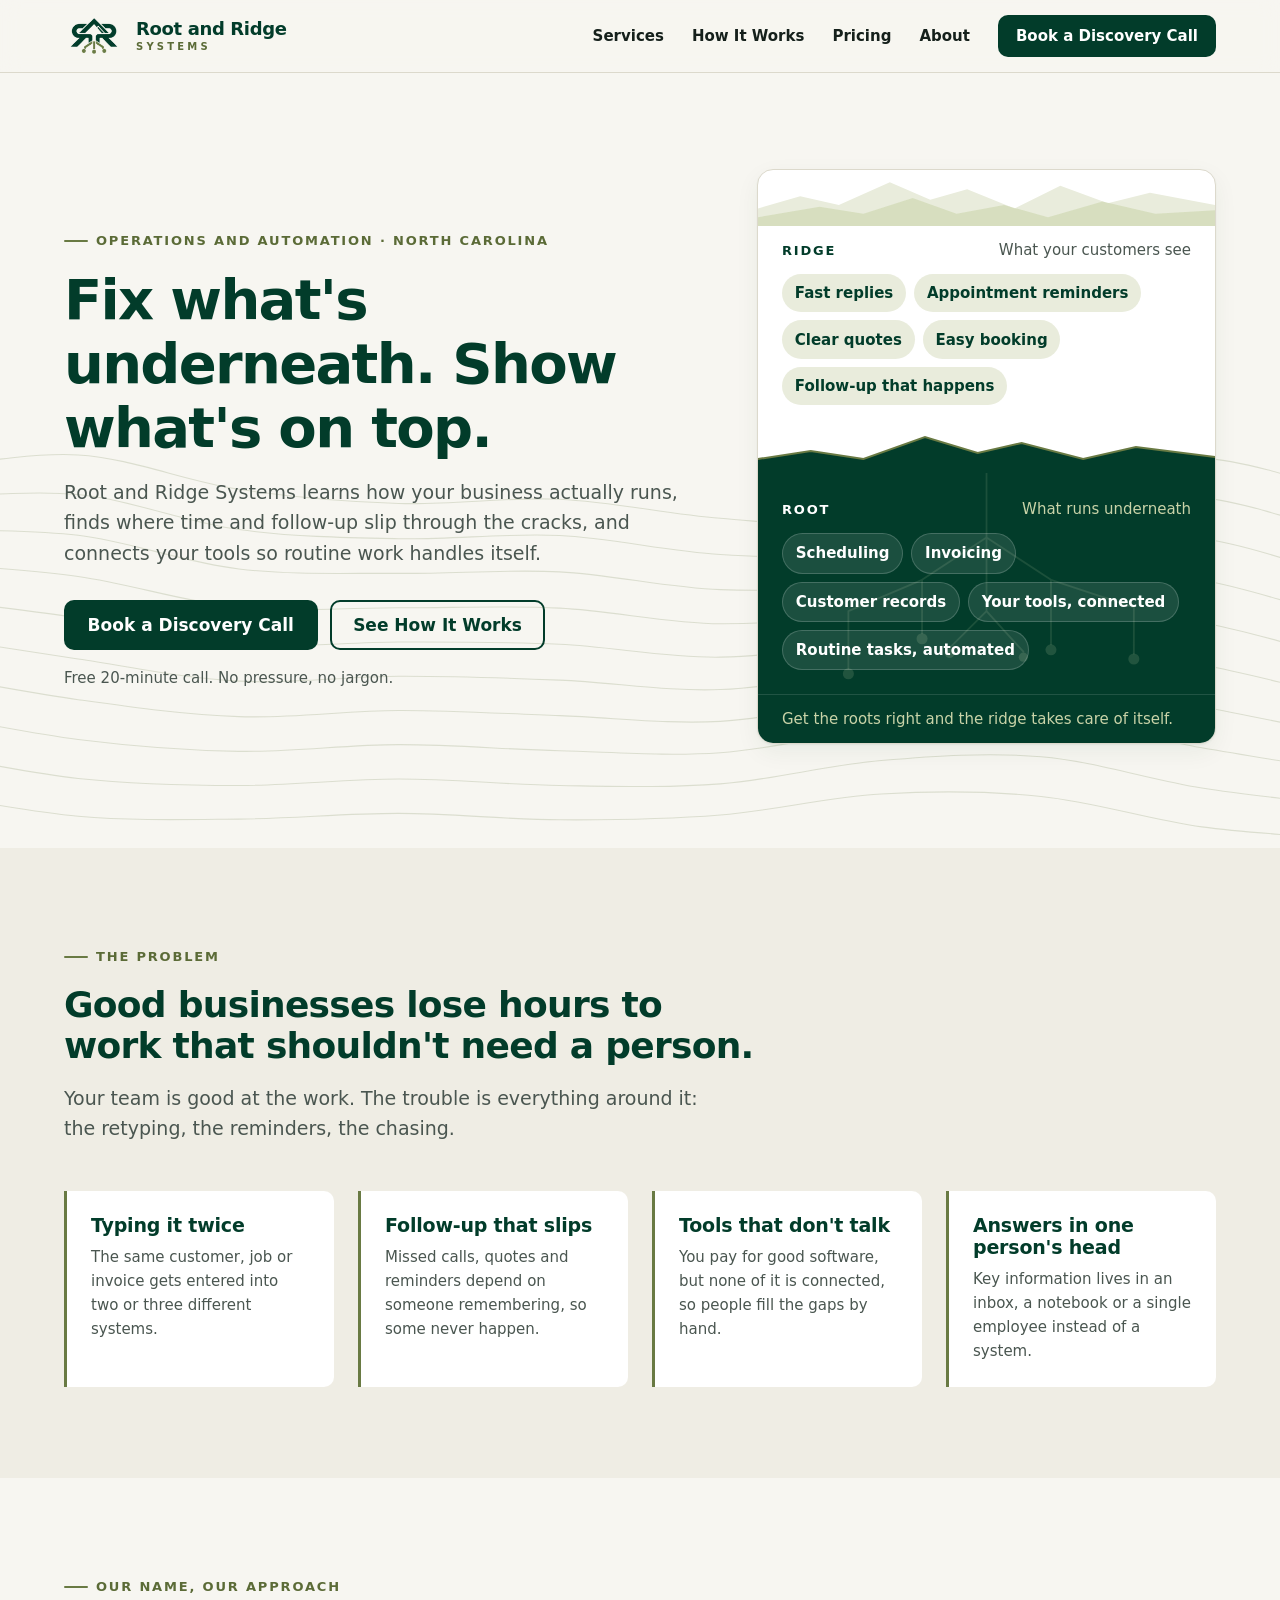
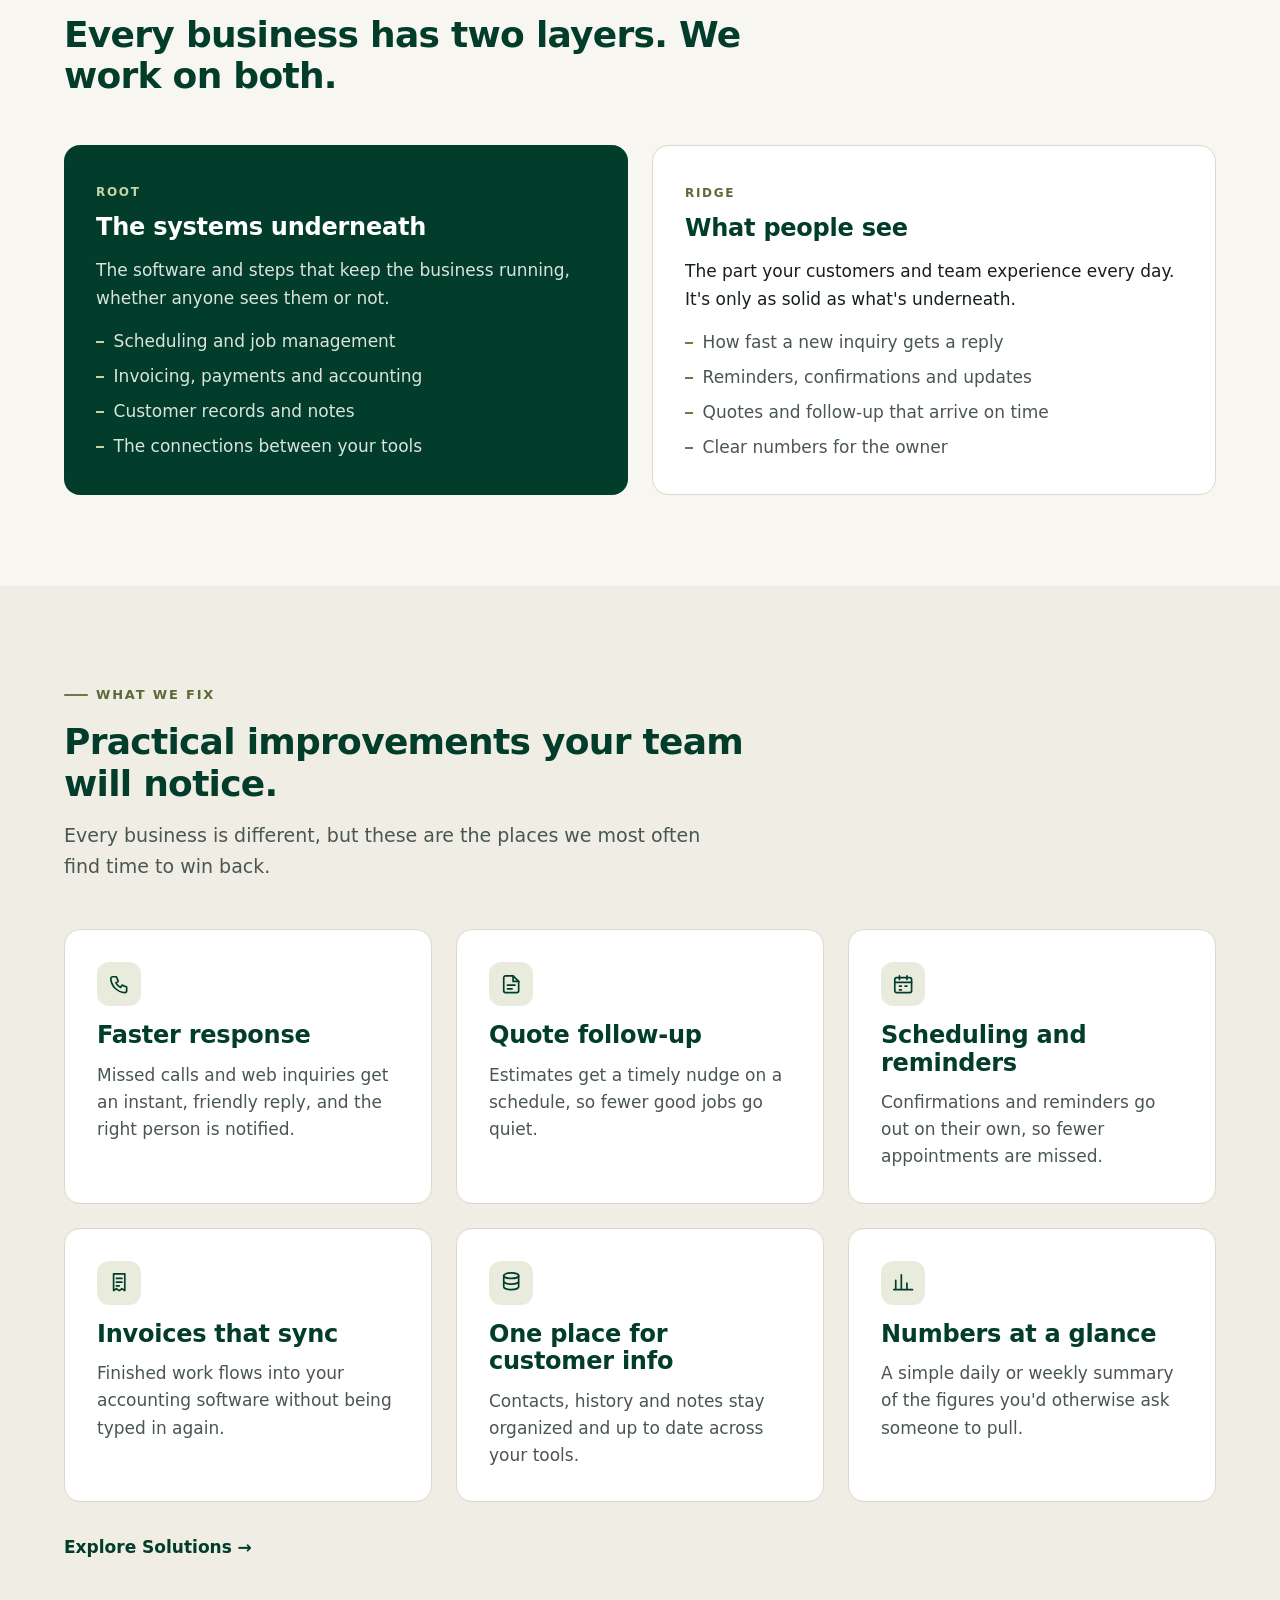
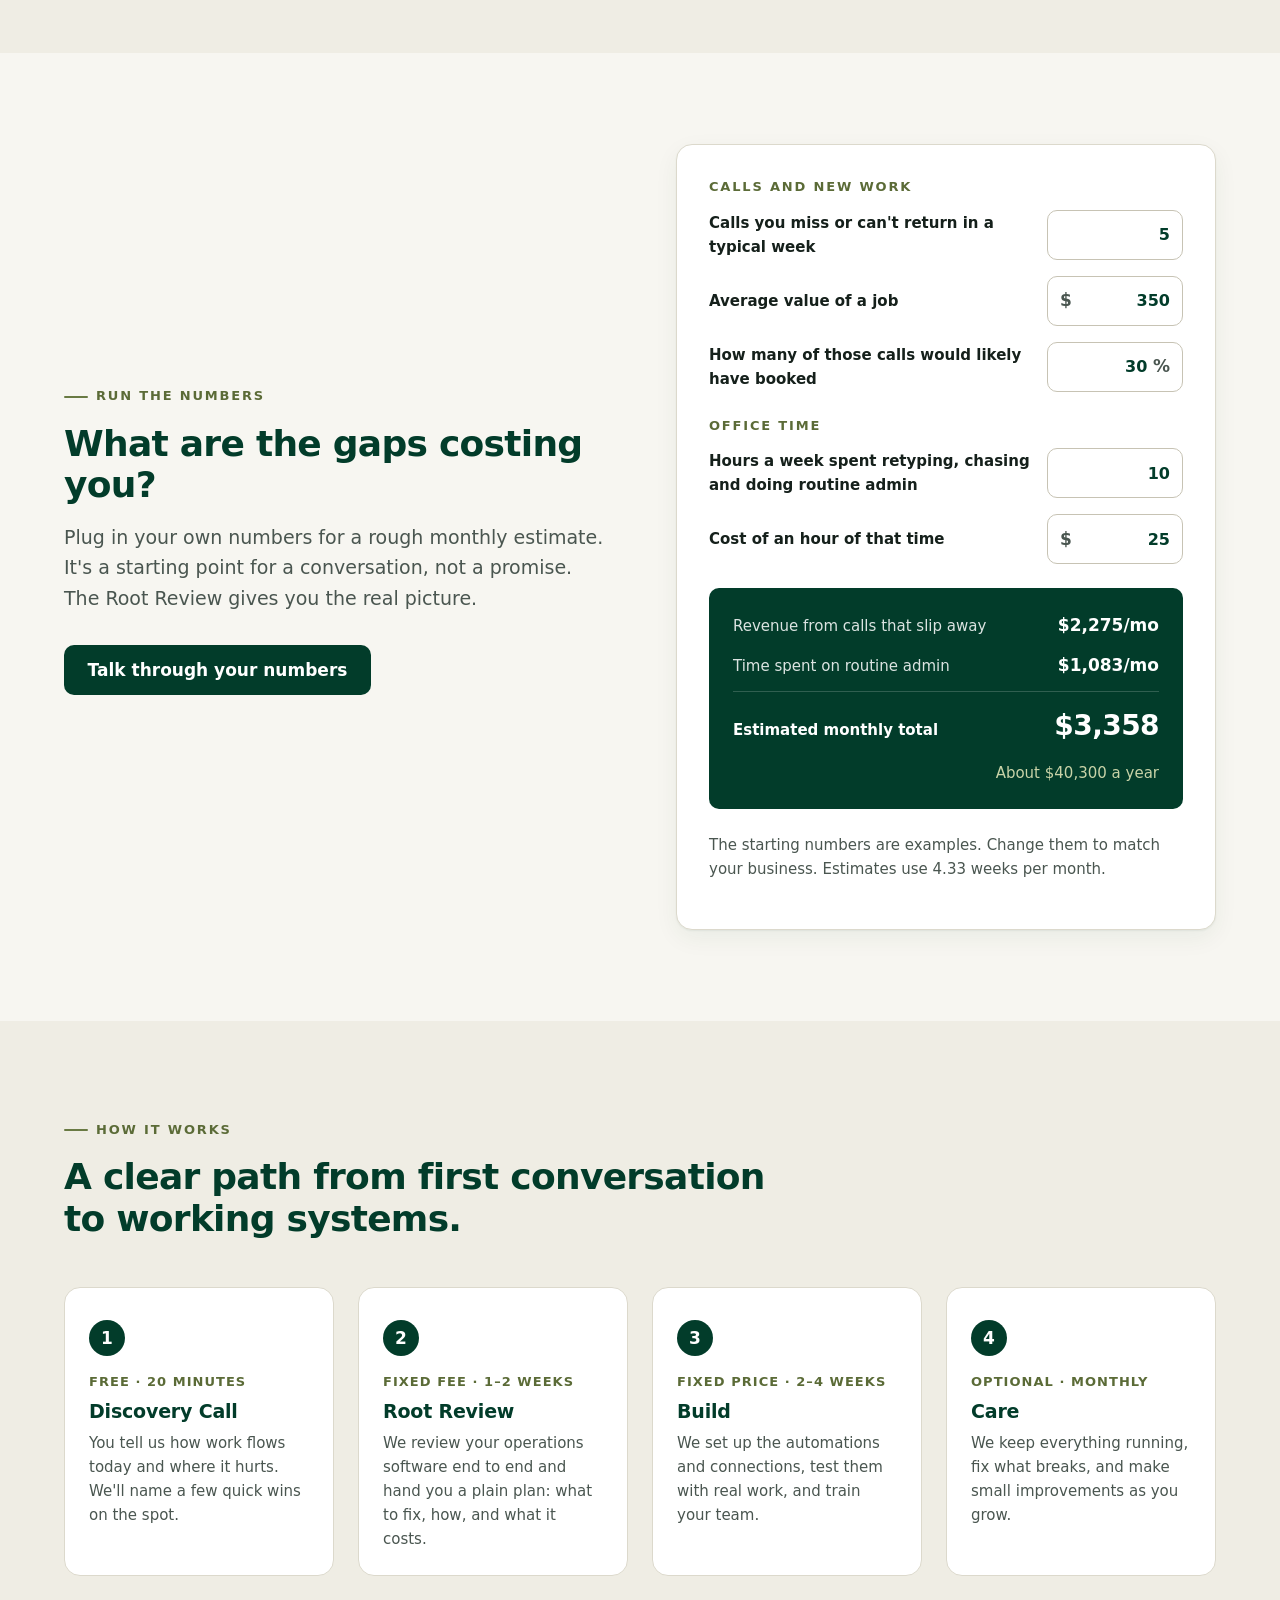
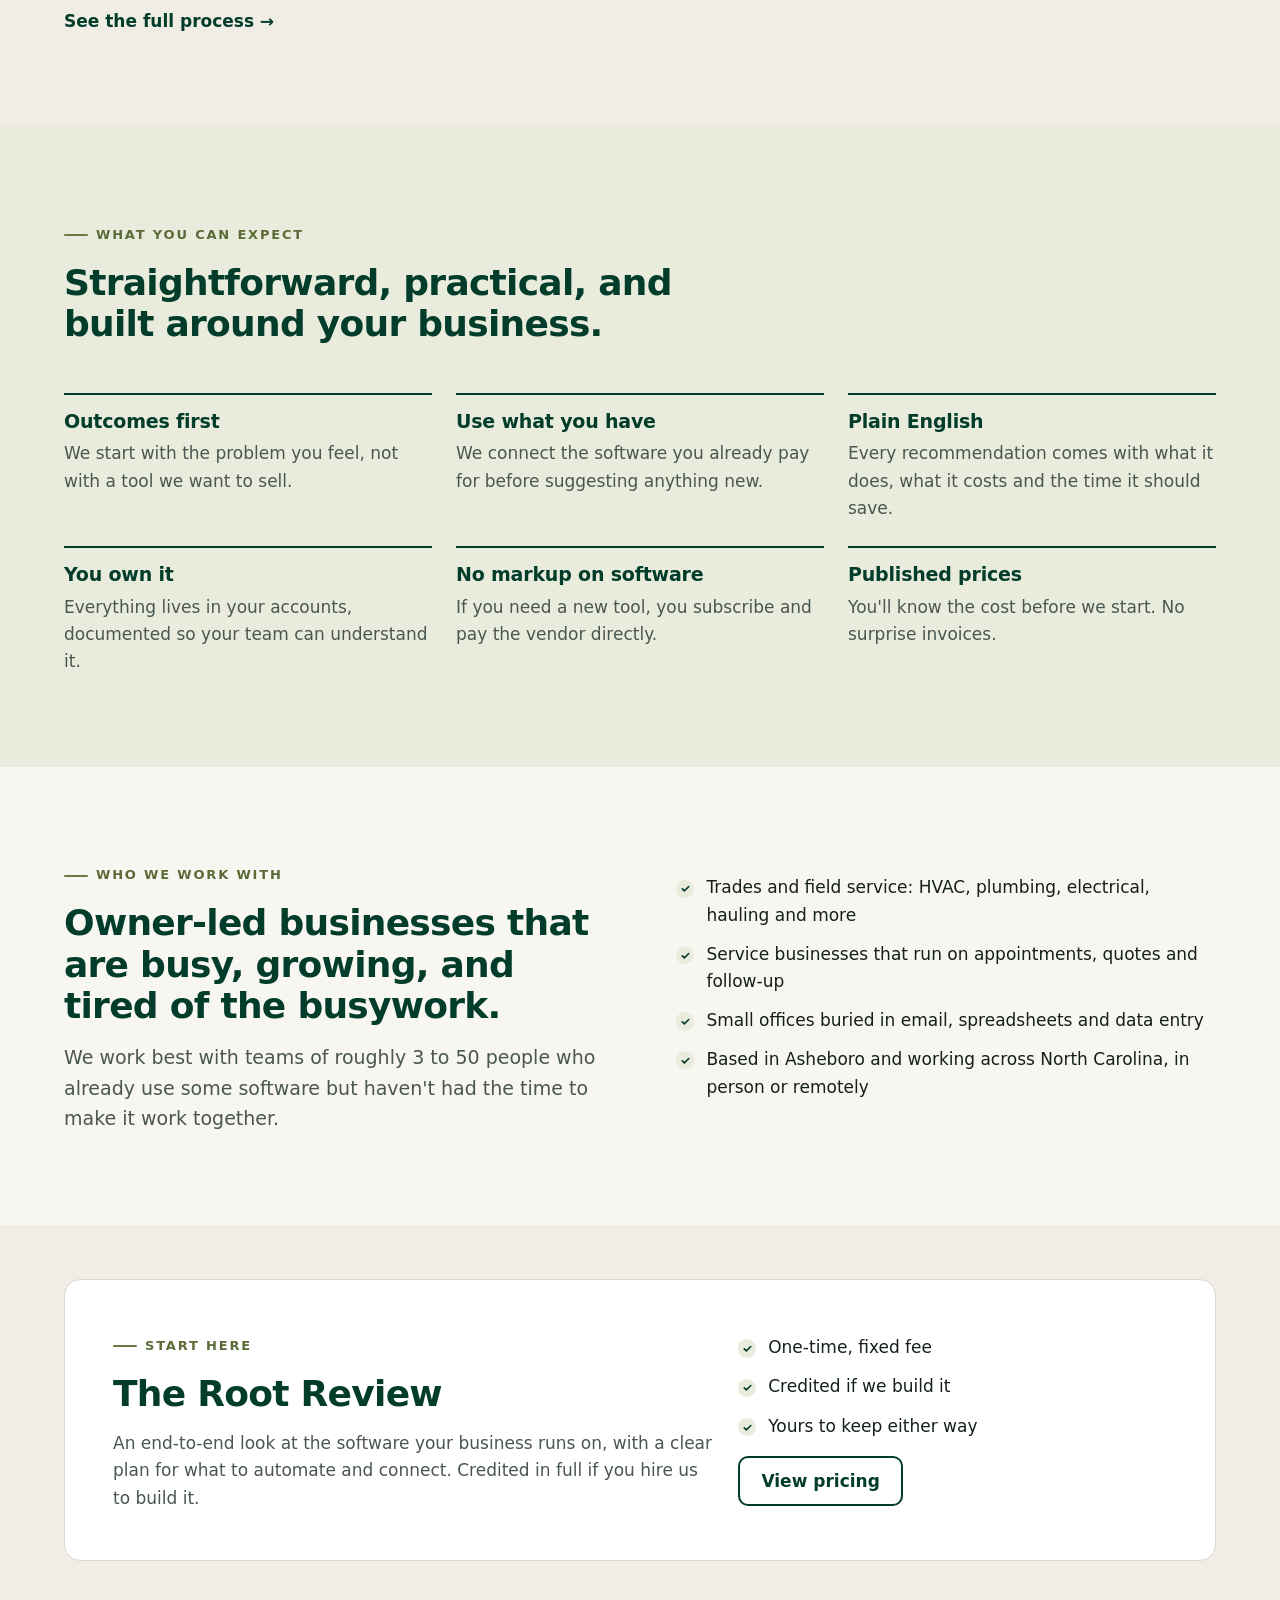
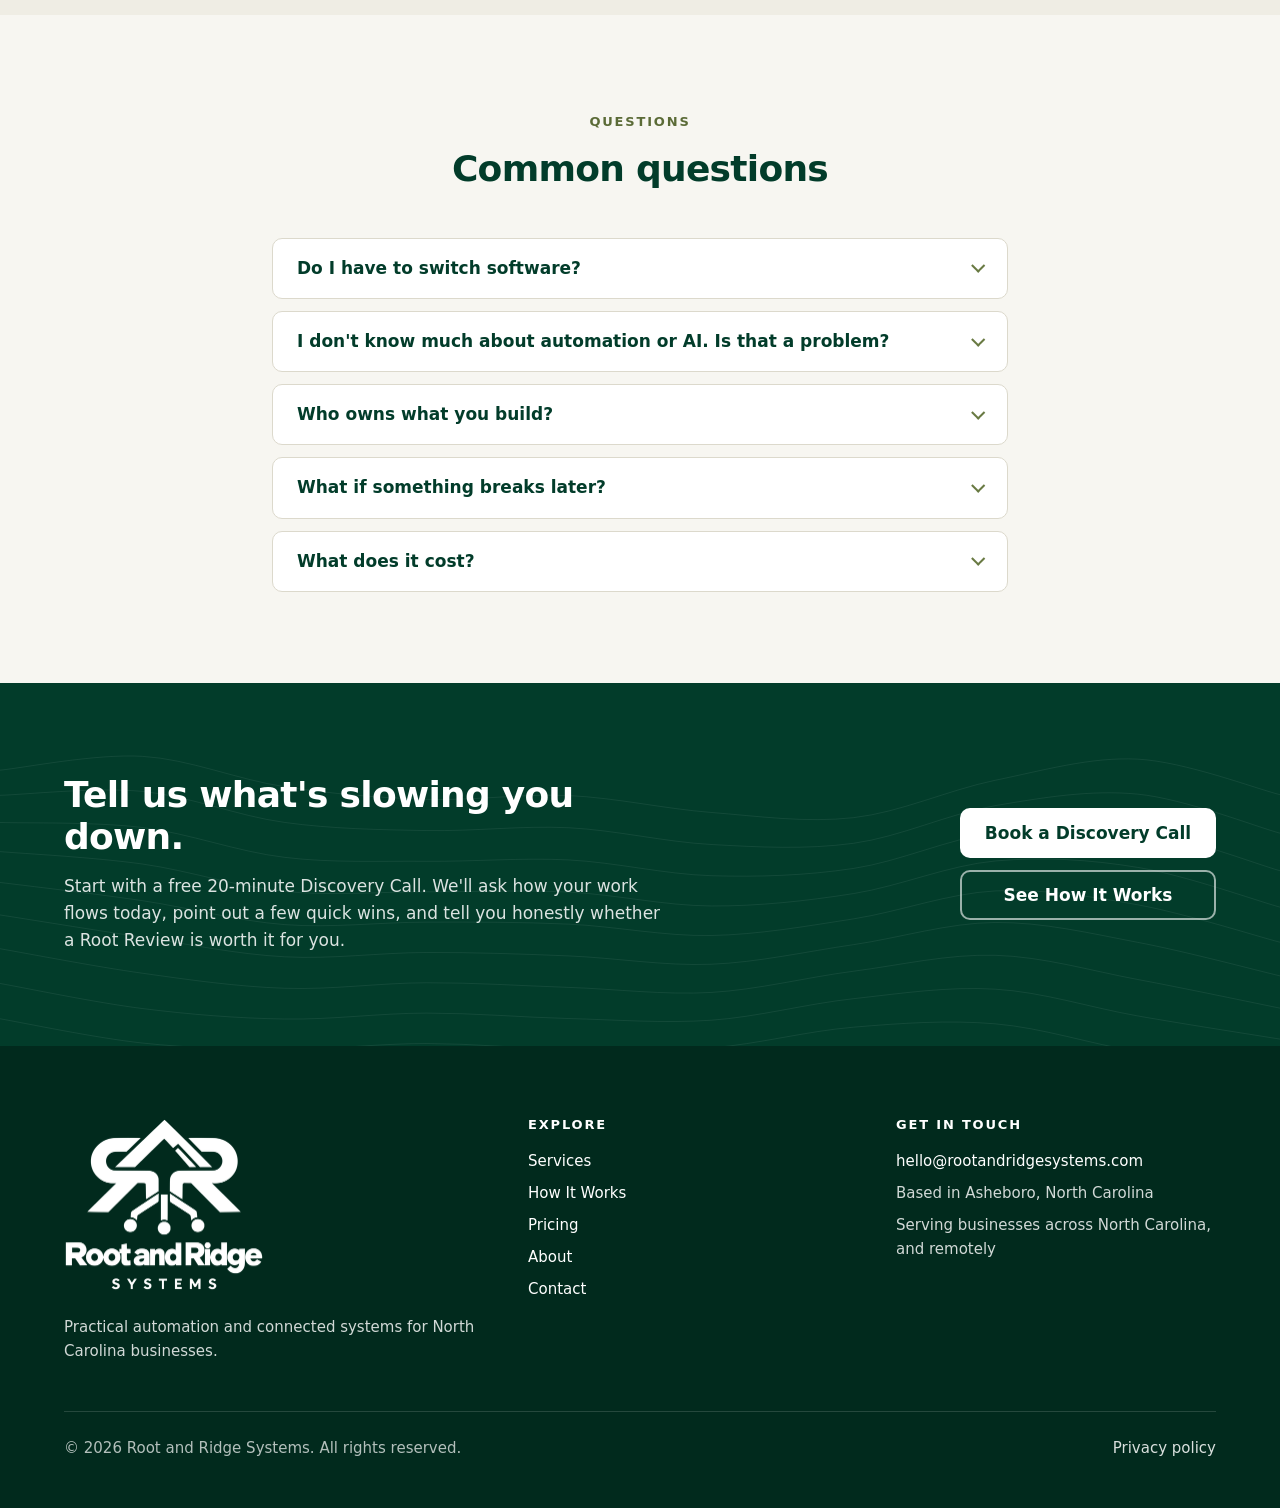
<file: index.html>
<!doctype html>
<html lang="en-US">
<head>
<meta charset="utf-8">
<meta name="viewport" content="width=device-width, initial-scale=1">
<title>Root and Ridge Systems | Practical Automation for NC Businesses</title>
<meta name="description" content="We find the friction in how your business runs, then connect your tools and automate routine work. Based in Asheboro, serving North Carolina.">
<link rel="canonical" href="https://rootandridgesystems.com/">
<meta name="theme-color" content="#023c2a">
<meta property="og:type" content="website">
<meta property="og:site_name" content="Root and Ridge Systems">
<meta property="og:title" content="Root and Ridge Systems | Practical Automation for NC Businesses">
<meta property="og:description" content="We find the friction in how your business runs, then connect your tools and automate routine work. Based in Asheboro, serving North Carolina.">
<meta property="og:url" content="https://rootandridgesystems.com/">
<meta property="og:image" content="https://rootandridgesystems.com/og-image.png">
<meta property="og:image:width" content="1200">
<meta property="og:image:height" content="630">
<meta property="og:image:alt" content="Root and Ridge Systems logo">
<meta property="og:locale" content="en_US">
<meta name="twitter:card" content="summary_large_image">
<link rel="icon" href="/favicon.ico" sizes="any">
<link rel="icon" href="/favicon-32.png" type="image/png" sizes="32x32">
<link rel="apple-touch-icon" href="/apple-touch-icon.png">
<link rel="manifest" href="/site.webmanifest">
<link rel="stylesheet" href="/styles.css">
<script src="/js-flag.js"></script>
<script src="/site-config.js" defer></script>
<script src="/main.js" defer></script>
<script src="/roi-calculator.js" defer></script>
<script type="application/ld+json">{"@context":"https://schema.org","@type":"ProfessionalService","@id":"https://rootandridgesystems.com/#organization","name":"Root and Ridge Systems","url":"https://rootandridgesystems.com/","logo":"https://rootandridgesystems.com/logo-full.png","image":"https://rootandridgesystems.com/og-image.png","email":"hello@rootandridgesystems.com","description":"Root and Ridge Systems helps businesses find operational friction and builds practical automation and connected systems to fix it.","address":{"@type":"PostalAddress","addressLocality":"Asheboro","addressRegion":"NC","addressCountry":"US"},"areaServed":[{"@type":"State","name":"North Carolina"},{"@type":"Country","name":"United States"}],"priceRange":"$$"}</script>
<script type="application/ld+json">{"@context":"https://schema.org","@type":"FAQPage","mainEntity":[{"@type":"Question","name":"Do I have to switch software?","acceptedAnswer":{"@type":"Answer","text":"Usually not. We start with the tools you already pay for and connect them. We only recommend a new tool when the ones you have can't do the job, and we'll show you its monthly cost before you decide."}},{"@type":"Question","name":"I don't know much about automation or AI. Is that a problem?","acceptedAnswer":{"@type":"Answer","text":"Not at all. You know how your business runs; that's the part we need. We explain everything in plain English and you approve every change before we build it."}},{"@type":"Question","name":"Who owns what you build?","acceptedAnswer":{"@type":"Answer","text":"You do. Everything is set up in your own accounts, documented, and handed over. If you ever stop working with us, it keeps running."}},{"@type":"Question","name":"What if something breaks later?","acceptedAnswer":{"@type":"Answer","text":"Every build includes testing and a fix window after launch. For ongoing peace of mind, our optional monthly Care plan covers monitoring and fixes."}},{"@type":"Question","name":"What does it cost?","acceptedAnswer":{"@type":"Answer","text":"The Discovery Call is free. Everything after it is fixed-price and published on our pricing page, and the Root Review fee is credited in full if you hire us to build what it recommends."}}]}</script>
<script type="application/ld+json">{"@context":"https://schema.org","@type":"WebSite","name":"Root and Ridge Systems","url":"https://rootandridgesystems.com/"}</script>
</head>
<body>
<a class="skip-link" href="#main">Skip to main content</a>
<header class="site-header">
  <div class="container header-inner">
    <a class="brand" href="/" aria-label="Root and Ridge Systems — home">
      <img src="/logo-mark.webp" srcset="/logo-mark.webp 1x, /logo-mark@2x.webp 2x" width="112" height="66" alt="">
      <span class="brand-text" aria-hidden="true"><span class="brand-name">Root and Ridge</span><span class="brand-sub">SYSTEMS</span></span>
    </a>
    <button class="nav-toggle" type="button" aria-expanded="false" aria-controls="site-nav"><span class="nav-toggle-bars" aria-hidden="true"></span>Menu</button>
    <nav class="site-nav" id="site-nav" aria-label="Main">
      <ul>
        <li><a href="/services">Services</a></li><li><a href="/how-it-works">How It Works</a></li><li><a href="/pricing">Pricing</a></li><li><a href="/about">About</a></li><li class="nav-cta"><a class="btn btn--primary btn--sm" href="/contact" data-cta="book">Book a Discovery Call</a></li>
      </ul>
    </nav>
  </div>
</header>
<main id="main">
<section class="hero">
  <div class="container split split--wide-left">
    <div>
      <p class="eyebrow">Operations and automation · North Carolina</p>
      <h1>Fix what's underneath. Show what's on top.</h1>
      <p class="lead">Root and Ridge Systems learns how your business actually runs, finds where time and follow-up slip through the cracks, and connects your tools so routine work handles itself.</p>
      <div class="btn-row btn-row--stack-mobile">
        <a class="btn btn--primary" href="/contact" data-cta="book">Book a Discovery Call</a>
        <a class="btn btn--secondary" href="/how-it-works">See How It Works</a>
      </div>
      <p class="hero-note">Free 20-minute call. No pressure, no jargon.</p>
    </div>
    <figure class="layers" aria-labelledby="layers-caption">
  <svg class="layer-peaks" viewBox="0 0 520 64" preserveAspectRatio="none" aria-hidden="true">
    <path d="M0 64V44L48 30L92 40L150 14L196 34L238 22L292 44L344 18L398 38L446 26L520 40V64Z" fill="#e9ecdc"/>
    <path d="M0 64V54L70 42L120 50L176 32L226 50L280 40L330 54L392 36L452 50L520 46V64Z" fill="#c9d3a8" fill-opacity="0.55"/>
  </svg>
  <div class="layer layer--ridge">
    <div class="layer-label"><strong>Ridge</strong><span>What your customers see</span></div>
    <ul class="chips">
      <li>Fast replies</li><li>Appointment reminders</li><li>Clear quotes</li><li>Easy booking</li><li>Follow-up that happens</li>
    </ul>
  </div>
  <svg class="layer-divider" viewBox="0 0 520 44" preserveAspectRatio="none" aria-hidden="true">
    <path d="M0 44V30L60 22L120 30L190 8L250 24L300 14L370 30L430 18L520 28V44Z" fill="#023c2a"/>
    <path d="M0 30L60 22L120 30L190 8L250 24L300 14L370 30L430 18L520 28" fill="none" stroke="#697a43" stroke-width="2"/>
  </svg>
  <div class="layer layer--root">
    <div class="layer-label"><strong>Root</strong><span>What runs underneath</span></div>
    <ul class="chips">
      <li>Scheduling</li><li>Invoicing</li><li>Customer records</li><li>Your tools, connected</li><li>Routine tasks, automated</li>
    </ul>
  </div>
  <figcaption class="layer-caption" id="layers-caption">Get the roots right and the ridge takes care of itself.</figcaption>
</figure>
  </div>
</section>

<section class="section section--alt" aria-labelledby="problem-heading">
  <div class="container">
    <div class="section-head">
      <p class="eyebrow">The problem</p>
      <h2 id="problem-heading">Good businesses lose hours to work that shouldn't need a person.</h2>
      <p class="lead">Your team is good at the work. The trouble is everything around it: the retyping, the reminders, the chasing.</p>
    </div>
    <div class="grid grid--4">
      <div class="pain-card"><h3>Typing it twice</h3><p>The same customer, job or invoice gets entered into two or three different systems.</p></div>
      <div class="pain-card"><h3>Follow-up that slips</h3><p>Missed calls, quotes and reminders depend on someone remembering, so some never happen.</p></div>
      <div class="pain-card"><h3>Tools that don't talk</h3><p>You pay for good software, but none of it is connected, so people fill the gaps by hand.</p></div>
      <div class="pain-card"><h3>Answers in one person's head</h3><p>Key information lives in an inbox, a notebook or a single employee instead of a system.</p></div>
    </div>
  </div>
</section>

<section class="section" aria-labelledby="explain-heading">
  <div class="container">
    <div class="section-head">
      <p class="eyebrow">Our name, our approach</p>
      <h2 id="explain-heading">Every business has two layers. We work on both.</h2>
    </div>
    <div class="two-col-explain">
      <div class="explain explain--root">
        <span class="tag">Root</span>
        <h3>The systems underneath</h3>
        <p>The software and steps that keep the business running, whether anyone sees them or not.</p>
        <ul class="dash-list"><li>Scheduling and job management</li><li>Invoicing, payments and accounting</li><li>Customer records and notes</li><li>The connections between your tools</li></ul>
      </div>
      <div class="explain explain--ridge">
        <span class="tag">Ridge</span>
        <h3>What people see</h3>
        <p>The part your customers and team experience every day. It's only as solid as what's underneath.</p>
        <ul class="dash-list"><li>How fast a new inquiry gets a reply</li><li>Reminders, confirmations and updates</li><li>Quotes and follow-up that arrive on time</li><li>Clear numbers for the owner</li></ul>
      </div>
    </div>
  </div>
</section>

<section class="section section--alt" aria-labelledby="fix-heading">
  <div class="container">
    <div class="section-head">
      <p class="eyebrow">What we fix</p>
      <h2 id="fix-heading">Practical improvements your team will notice.</h2>
      <p class="lead">Every business is different, but these are the places we most often find time to win back.</p>
    </div>
    <div class="grid grid--3">
      <div class="card"><span class="icon" aria-hidden="true"><svg viewBox="0 0 24 24" fill="none" stroke="currentColor" stroke-width="1.8" stroke-linecap="round" stroke-linejoin="round"><path d="M5 4h4l2 5-2.5 1.5a11 11 0 0 0 5 5L15 13l5 2v4a2 2 0 0 1-2 2A16 16 0 0 1 3 6a2 2 0 0 1 2-2"/></svg></span><h3>Faster response</h3><p>Missed calls and web inquiries get an instant, friendly reply, and the right person is notified.</p></div>
      <div class="card"><span class="icon" aria-hidden="true"><svg viewBox="0 0 24 24" fill="none" stroke="currentColor" stroke-width="1.8" stroke-linecap="round" stroke-linejoin="round"><path d="M14 3H6a2 2 0 0 0-2 2v14a2 2 0 0 0 2 2h12a2 2 0 0 0 2-2V9z"/><path d="M14 3v6h6M8 13h8M8 17h5"/></svg></span><h3>Quote follow-up</h3><p>Estimates get a timely nudge on a schedule, so fewer good jobs go quiet.</p></div>
      <div class="card"><span class="icon" aria-hidden="true"><svg viewBox="0 0 24 24" fill="none" stroke="currentColor" stroke-width="1.8" stroke-linecap="round" stroke-linejoin="round"><rect x="3" y="5" width="18" height="16" rx="2"/><path d="M16 3v4M8 3v4M3 10h18M8 14h2M14 14h2M8 18h2"/></svg></span><h3>Scheduling and reminders</h3><p>Confirmations and reminders go out on their own, so fewer appointments are missed.</p></div>
      <div class="card"><span class="icon" aria-hidden="true"><svg viewBox="0 0 24 24" fill="none" stroke="currentColor" stroke-width="1.8" stroke-linecap="round" stroke-linejoin="round"><path d="M6 3h12v18l-3-2-3 2-3-2-3 2z"/><path d="M9 8h6M9 12h6M9 16h3"/></svg></span><h3>Invoices that sync</h3><p>Finished work flows into your accounting software without being typed in again.</p></div>
      <div class="card"><span class="icon" aria-hidden="true"><svg viewBox="0 0 24 24" fill="none" stroke="currentColor" stroke-width="1.8" stroke-linecap="round" stroke-linejoin="round"><ellipse cx="12" cy="5" rx="8" ry="3"/><path d="M4 5v6c0 1.7 3.6 3 8 3s8-1.3 8-3V5M4 11v6c0 1.7 3.6 3 8 3s8-1.3 8-3v-6"/></svg></span><h3>One place for customer info</h3><p>Contacts, history and notes stay organized and up to date across your tools.</p></div>
      <div class="card"><span class="icon" aria-hidden="true"><svg viewBox="0 0 24 24" fill="none" stroke="currentColor" stroke-width="1.8" stroke-linecap="round" stroke-linejoin="round"><path d="M4 20V10M10 20V4M16 20v-7M22 20H2"/></svg></span><h3>Numbers at a glance</h3><p>A simple daily or weekly summary of the figures you'd otherwise ask someone to pull.</p></div>
    </div>
    <p class="mt-6"><a class="text-link" href="/services">Explore Solutions</a></p>
  </div>
</section>

<section class="section calc-section" id="calculator" aria-labelledby="calc-heading">
  <div class="container split">
    <div>
      <p class="eyebrow">Run the numbers</p>
      <h2 id="calc-heading">What are the gaps costing you?</h2>
      <p class="lead">Plug in your own numbers for a rough monthly estimate. It's a starting point for a conversation, not a promise. The Root Review gives you the real picture.</p>
      <div class="btn-row btn-row--stack-mobile mt-6"><a class="btn btn--primary" href="/contact" data-cta="book">Talk through your numbers</a></div>
    </div>
    <form class="calc" id="roi-calculator" aria-describedby="calc-note">
      <fieldset>
        <legend>Calls and new work</legend>
        <div class="calc-field"><label for="calc-calls">Calls you miss or can't return in a typical week</label><div class="calc-input"><input id="calc-calls" type="number" inputmode="numeric" min="0" max="500" step="1" value="5"></div></div>
        <div class="calc-field"><label for="calc-value">Average value of a job</label><div class="calc-input calc-input--prefix"><span aria-hidden="true">$</span><input id="calc-value" type="number" inputmode="numeric" min="0" max="100000" step="10" value="350"></div></div>
        <div class="calc-field"><label for="calc-rate">How many of those calls would likely have booked</label><div class="calc-input calc-input--suffix"><input id="calc-rate" type="number" inputmode="numeric" min="0" max="100" step="5" value="30"><span aria-hidden="true">%</span></div></div>
      </fieldset>
      <fieldset>
        <legend>Office time</legend>
        <div class="calc-field"><label for="calc-hours">Hours a week spent retyping, chasing and doing routine admin</label><div class="calc-input"><input id="calc-hours" type="number" inputmode="numeric" min="0" max="400" step="1" value="10"></div></div>
        <div class="calc-field"><label for="calc-wage">Cost of an hour of that time</label><div class="calc-input calc-input--prefix"><span aria-hidden="true">$</span><input id="calc-wage" type="number" inputmode="numeric" min="0" max="1000" step="1" value="25"></div></div>
      </fieldset>
      <div class="calc-results" aria-live="polite">
        <div class="calc-row"><span>Revenue from calls that slip away</span><output id="calc-out-calls" for="calc-calls calc-value calc-rate">—</output></div>
        <div class="calc-row"><span>Time spent on routine admin</span><output id="calc-out-admin" for="calc-hours calc-wage">—</output></div>
        <div class="calc-row calc-row--total"><span>Estimated monthly total</span><output id="calc-out-total">—</output></div>
        <p class="calc-year" id="calc-out-year"></p>
      </div>
      <p class="calc-note small muted" id="calc-note">The starting numbers are examples. Change them to match your business. Estimates use 4.33 weeks per month.</p>
      <noscript><p class="small">Turn on JavaScript to use the calculator, or <a href="/contact">tell us your numbers</a> and we'll run them with you.</p></noscript>
    </form>
  </div>
</section>

<section class="section section--alt" aria-labelledby="how-heading">
  <div class="container">
    <div class="section-head">
      <p class="eyebrow">How it works</p>
      <h2 id="how-heading">A clear path from first conversation to working systems.</h2>
    </div>
    <ol class="steps steps--row">
      <li class="step"><span class="step-meta">Free · 20 minutes</span><h3>Discovery Call</h3><p>You tell us how work flows today and where it hurts. We'll name a few quick wins on the spot.</p></li>
      <li class="step"><span class="step-meta">Fixed fee · 1–2 weeks</span><h3>Root Review</h3><p>We review your operations software end to end and hand you a plain plan: what to fix, how, and what it costs.</p></li>
      <li class="step"><span class="step-meta">Fixed price · 2–4 weeks</span><h3>Build</h3><p>We set up the automations and connections, test them with real work, and train your team.</p></li>
      <li class="step"><span class="step-meta">Optional · monthly</span><h3>Care</h3><p>We keep everything running, fix what breaks, and make small improvements as you grow.</p></li>
    </ol>
    <p class="mt-6"><a class="text-link" href="/how-it-works">See the full process</a></p>
  </div>
</section>

<section class="section section--tint" aria-labelledby="principles-heading">
  <div class="container">
    <div class="section-head">
      <p class="eyebrow">What you can expect</p>
      <h2 id="principles-heading">Straightforward, practical, and built around your business.</h2>
    </div>
    <div class="principles">
      <div class="principle"><h3>Outcomes first</h3><p>We start with the problem you feel, not with a tool we want to sell.</p></div>
      <div class="principle"><h3>Use what you have</h3><p>We connect the software you already pay for before suggesting anything new.</p></div>
      <div class="principle"><h3>Plain English</h3><p>Every recommendation comes with what it does, what it costs and the time it should save.</p></div>
      <div class="principle"><h3>You own it</h3><p>Everything lives in your accounts, documented so your team can understand it.</p></div>
      <div class="principle"><h3>No markup on software</h3><p>If you need a new tool, you subscribe and pay the vendor directly.</p></div>
      <div class="principle"><h3>Published prices</h3><p>You'll know the cost before we start. No surprise invoices.</p></div>
    </div>
  </div>
</section>

<section class="section" aria-labelledby="who-heading">
  <div class="container split">
    <div>
      <p class="eyebrow">Who we work with</p>
      <h2 id="who-heading">Owner-led businesses that are busy, growing, and tired of the busywork.</h2>
      <p class="lead">We work best with teams of roughly 3 to 50 people who already use some software but haven't had the time to make it work together.</p>
    </div>
    <div>
      <ul class="check-list">
        <li>Trades and field service: HVAC, plumbing, electrical, hauling and more</li>
        <li>Service businesses that run on appointments, quotes and follow-up</li>
        <li>Small offices buried in email, spreadsheets and data entry</li>
        <li>Based in Asheboro and working across North Carolina, in person or remotely</li>
      </ul>
    </div>
  </div>
</section>

<section class="section section--tight section--alt" aria-labelledby="price-heading">
  <div class="container">
    <div class="teaser">
      <div>
        <p class="eyebrow">Start here</p>
        <h2 id="price-heading">The Root Review</h2>
        <p class="muted">An end-to-end look at the software your business runs on, with a clear plan for what to automate and connect. Credited in full if you hire us to build it.</p>
      </div>
      <div>
        <ul class="check-list"><li>One-time, fixed fee</li><li>Credited if we build it</li><li>Yours to keep either way</li></ul>
        <div class="btn-row"><a class="btn btn--secondary" href="/pricing">View pricing</a></div>
      </div>
    </div>
  </div>
</section>

<section class="section" aria-labelledby="faq-heading">
  <div class="container--narrow">
    <div class="section-head section-head--center">
      <p class="eyebrow">Questions</p>
      <h2 id="faq-heading">Common questions</h2>
    </div>
    <div class="faq"><details><summary>Do I have to switch software?</summary><div class="faq-body"><p>Usually not. We start with the tools you already pay for and connect them. We only recommend a new tool when the ones you have can't do the job, and we'll show you its monthly cost before you decide.</p></div></details><details><summary>I don't know much about automation or AI. Is that a problem?</summary><div class="faq-body"><p>Not at all. You know how your business runs; that's the part we need. We explain everything in plain English and you approve every change before we build it.</p></div></details><details><summary>Who owns what you build?</summary><div class="faq-body"><p>You do. Everything is set up in your own accounts, documented, and handed over. If you ever stop working with us, it keeps running.</p></div></details><details><summary>What if something breaks later?</summary><div class="faq-body"><p>Every build includes testing and a fix window after launch. For ongoing peace of mind, our optional monthly Care plan covers monitoring and fixes.</p></div></details><details><summary>What does it cost?</summary><div class="faq-body"><p>The Discovery Call is free. Everything after it is fixed-price and published on our pricing page, and the Root Review fee is credited in full if you hire us to build what it recommends.</p></div></details></div>
  </div>
</section>

<section class="cta-band section" aria-labelledby="cta-heading">
  <div class="container cta-inner">
    <div>
      <h2 id="cta-heading">Tell us what's slowing you down.</h2>
      <p>Start with a free 20-minute Discovery Call. We'll ask how your work flows today, point out a few quick wins, and tell you honestly whether a Root Review is worth it for you.</p>
    </div>
    <div class="btn-row btn-row--stack-mobile">
      <a class="btn btn--light" href="/contact" data-cta="book">Book a Discovery Call</a>
      <a class="btn btn--ghost-light" href="/how-it-works">See How It Works</a>
    </div>
  </div>
</section>
</main>
<footer class="site-footer">
  <div class="container">
    <div class="footer-grid">
      <div>
        <img class="footer-logo" src="/logo-full-white.webp" srcset="/logo-full-white.webp 1x, /logo-full-white@2x.webp 2x" width="400" height="347" alt="Root and Ridge Systems" loading="lazy" decoding="async">
        <p>Practical automation and connected systems for North Carolina businesses.</p>
      </div>
      <div>
        <h2>Explore</h2>
        <ul>
          <li><a href="/services">Services</a></li>
          <li><a href="/how-it-works">How It Works</a></li>
          <li><a href="/pricing">Pricing</a></li>
          <li><a href="/about">About</a></li>
          <li><a href="/contact">Contact</a></li>
        </ul>
      </div>
      <div>
        <h2>Get in touch</h2>
        <address>
          <ul>
            <li><a href="mailto:hello@rootandridgesystems.com" data-contact-email>hello@rootandridgesystems.com</a></li>
            <li>Based in Asheboro, North Carolina</li>
            <li>Serving businesses across North Carolina, and remotely</li>
          </ul>
        </address>
      </div>
    </div>
    <div class="footer-bottom">
      <p>© <span data-year>2026</span> Root and Ridge Systems. All rights reserved.</p>
      <p><a href="/privacy">Privacy policy</a></p>
    </div>
  </div>
</footer>
</body>
</html>
</file>
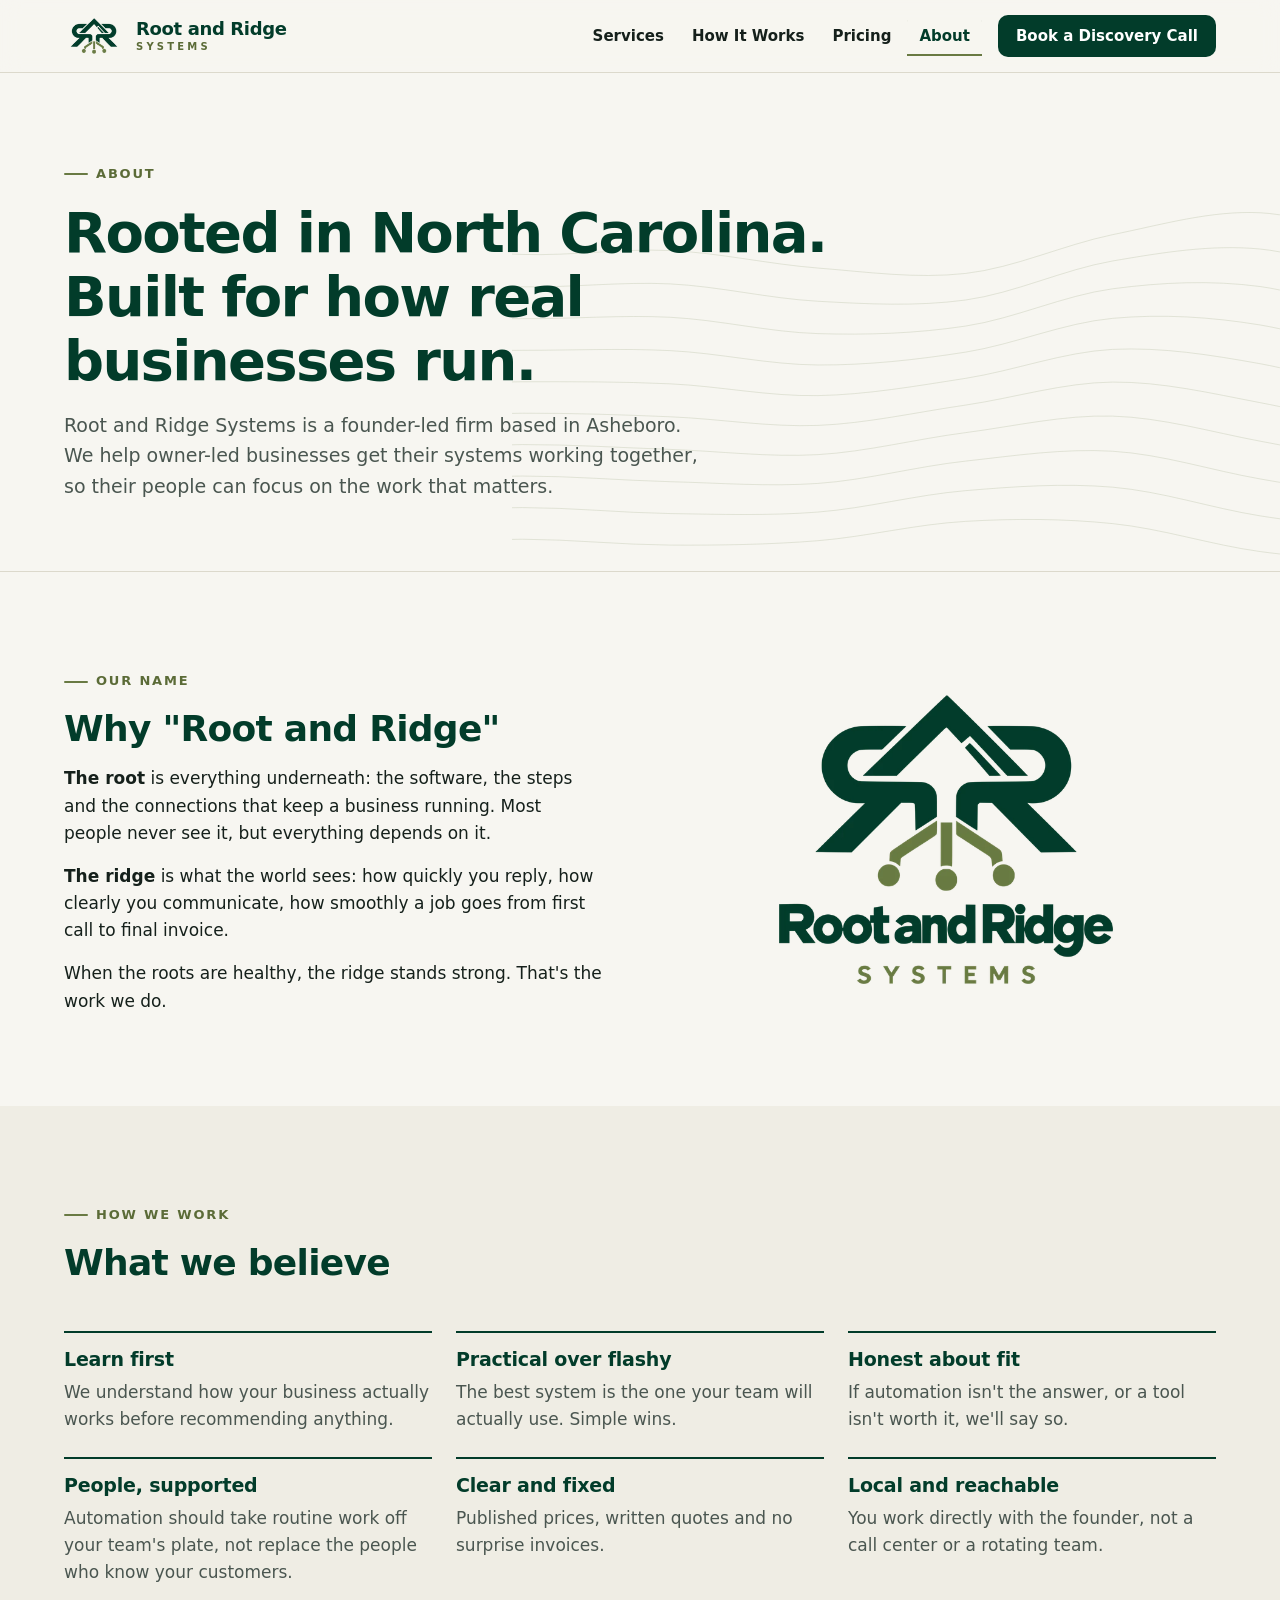
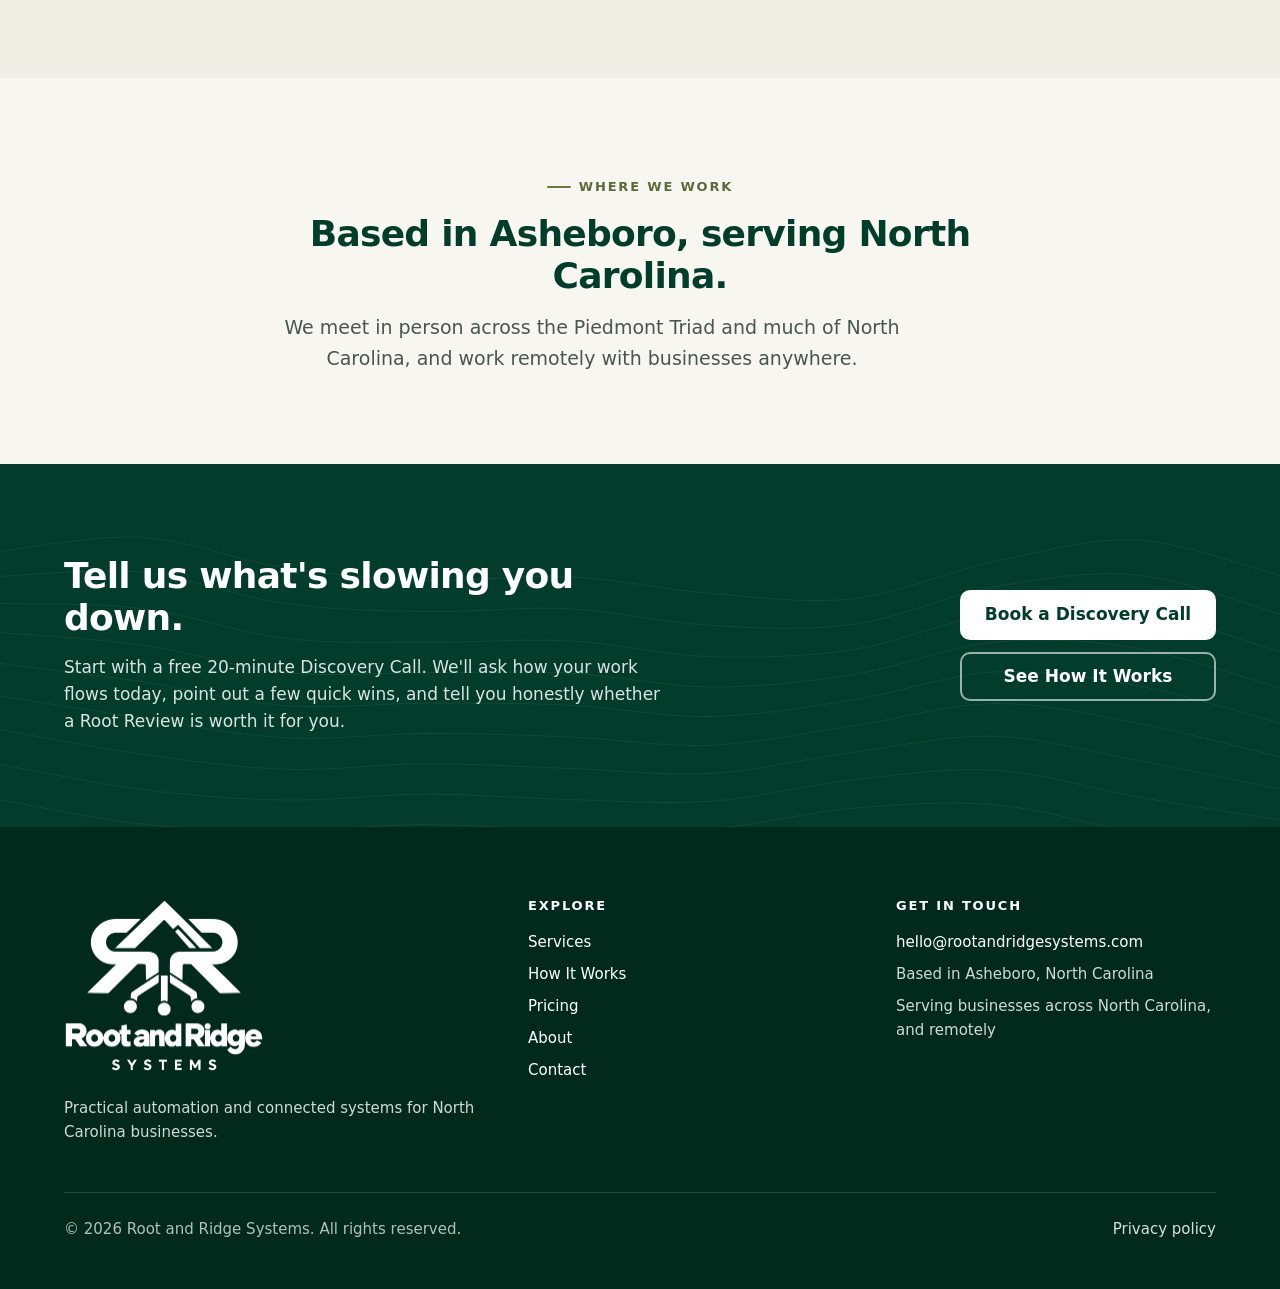
<file: about.html>
<!doctype html>
<html lang="en-US">
<head>
<meta charset="utf-8">
<meta name="viewport" content="width=device-width, initial-scale=1">
<title>About | Root and Ridge Systems</title>
<meta name="description" content="Root and Ridge Systems is a founder-led automation and systems firm based in Asheboro, North Carolina, helping owner-led businesses run smoother.">
<link rel="canonical" href="https://rootandridgesystems.com/about">
<meta name="theme-color" content="#023c2a">
<meta property="og:type" content="website">
<meta property="og:site_name" content="Root and Ridge Systems">
<meta property="og:title" content="About | Root and Ridge Systems">
<meta property="og:description" content="Root and Ridge Systems is a founder-led automation and systems firm based in Asheboro, North Carolina, helping owner-led businesses run smoother.">
<meta property="og:url" content="https://rootandridgesystems.com/about">
<meta property="og:image" content="https://rootandridgesystems.com/og-image.png">
<meta property="og:image:width" content="1200">
<meta property="og:image:height" content="630">
<meta property="og:image:alt" content="Root and Ridge Systems logo">
<meta property="og:locale" content="en_US">
<meta name="twitter:card" content="summary_large_image">
<link rel="icon" href="/favicon.ico" sizes="any">
<link rel="icon" href="/favicon-32.png" type="image/png" sizes="32x32">
<link rel="apple-touch-icon" href="/apple-touch-icon.png">
<link rel="manifest" href="/site.webmanifest">
<link rel="stylesheet" href="/styles.css">
<script src="/js-flag.js"></script>
<script src="/site-config.js" defer></script>
<script src="/main.js" defer></script>

<script type="application/ld+json">{"@context":"https://schema.org","@type":"ProfessionalService","@id":"https://rootandridgesystems.com/#organization","name":"Root and Ridge Systems","url":"https://rootandridgesystems.com/","logo":"https://rootandridgesystems.com/logo-full.png","image":"https://rootandridgesystems.com/og-image.png","email":"hello@rootandridgesystems.com","description":"Root and Ridge Systems helps businesses find operational friction and builds practical automation and connected systems to fix it.","address":{"@type":"PostalAddress","addressLocality":"Asheboro","addressRegion":"NC","addressCountry":"US"},"areaServed":[{"@type":"State","name":"North Carolina"},{"@type":"Country","name":"United States"}],"priceRange":"$$"}</script>
<script type="application/ld+json">{"@context":"https://schema.org","@type":"BreadcrumbList","itemListElement":[{"@type":"ListItem","position":1,"name":"Home","item":"https://rootandridgesystems.com/"},{"@type":"ListItem","position":2,"name":"About","item":"https://rootandridgesystems.com/about"}]}</script>
</head>
<body>
<a class="skip-link" href="#main">Skip to main content</a>
<header class="site-header">
  <div class="container header-inner">
    <a class="brand" href="/" aria-label="Root and Ridge Systems — home">
      <img src="/logo-mark.webp" srcset="/logo-mark.webp 1x, /logo-mark@2x.webp 2x" width="112" height="66" alt="">
      <span class="brand-text" aria-hidden="true"><span class="brand-name">Root and Ridge</span><span class="brand-sub">SYSTEMS</span></span>
    </a>
    <button class="nav-toggle" type="button" aria-expanded="false" aria-controls="site-nav"><span class="nav-toggle-bars" aria-hidden="true"></span>Menu</button>
    <nav class="site-nav" id="site-nav" aria-label="Main">
      <ul>
        <li><a href="/services">Services</a></li><li><a href="/how-it-works">How It Works</a></li><li><a href="/pricing">Pricing</a></li><li><a href="/about" aria-current="page">About</a></li><li class="nav-cta"><a class="btn btn--primary btn--sm" href="/contact" data-cta="book">Book a Discovery Call</a></li>
      </ul>
    </nav>
  </div>
</header>
<main id="main">
<section class="page-hero">
  <div class="container">
    <p class="eyebrow">About</p>
    <h1>Rooted in North Carolina. Built for how real businesses run.</h1>
    <p class="lead">Root and Ridge Systems is a founder-led firm based in Asheboro. We help owner-led businesses get their systems working together, so their people can focus on the work that matters.</p>
  </div>
</section>

<section class="section" aria-labelledby="name-heading">
  <div class="container split">
    <div>
      <p class="eyebrow">Our name</p>
      <h2 id="name-heading">Why "Root and Ridge"</h2>
      <p><strong>The root</strong> is everything underneath: the software, the steps and the connections that keep a business running. Most people never see it, but everything depends on it.</p>
      <p><strong>The ridge</strong> is what the world sees: how quickly you reply, how clearly you communicate, how smoothly a job goes from first call to final invoice.</p>
      <p>When the roots are healthy, the ridge stands strong. That's the work we do.</p>
    </div>
    <div>
      <img class="logo-feature" src="/logo-full.webp" srcset="/logo-full.webp 1x, /logo-full@2x.webp 2x" width="560" height="486" alt="Root and Ridge Systems logo: two R letters forming a mountain ridge above three roots" loading="lazy" decoding="async">
    </div>
  </div>
</section>

<section class="section section--alt" aria-labelledby="values-heading">
  <div class="container">
    <div class="section-head"><p class="eyebrow">How we work</p><h2 id="values-heading">What we believe</h2></div>
    <div class="principles">
      <div class="principle"><h3>Learn first</h3><p>We understand how your business actually works before recommending anything.</p></div>
      <div class="principle"><h3>Practical over flashy</h3><p>The best system is the one your team will actually use. Simple wins.</p></div>
      <div class="principle"><h3>Honest about fit</h3><p>If automation isn't the answer, or a tool isn't worth it, we'll say so.</p></div>
      <div class="principle"><h3>People, supported</h3><p>Automation should take routine work off your team's plate, not replace the people who know your customers.</p></div>
      <div class="principle"><h3>Clear and fixed</h3><p>Published prices, written quotes and no surprise invoices.</p></div>
      <div class="principle"><h3>Local and reachable</h3><p>You work directly with the founder, not a call center or a rotating team.</p></div>
    </div>
  </div>
</section>

<section class="section" aria-labelledby="area-heading">
  <div class="container--narrow center">
    <p class="eyebrow">Where we work</p>
    <h2 id="area-heading">Based in Asheboro, serving North Carolina.</h2>
    <p class="lead">We meet in person across the Piedmont Triad and much of North Carolina, and work remotely with businesses anywhere.</p>
  </div>
</section>

<section class="cta-band section" aria-labelledby="cta-heading">
  <div class="container cta-inner">
    <div>
      <h2 id="cta-heading">Tell us what's slowing you down.</h2>
      <p>Start with a free 20-minute Discovery Call. We'll ask how your work flows today, point out a few quick wins, and tell you honestly whether a Root Review is worth it for you.</p>
    </div>
    <div class="btn-row btn-row--stack-mobile">
      <a class="btn btn--light" href="/contact" data-cta="book">Book a Discovery Call</a>
      <a class="btn btn--ghost-light" href="/how-it-works">See How It Works</a>
    </div>
  </div>
</section>
</main>
<footer class="site-footer">
  <div class="container">
    <div class="footer-grid">
      <div>
        <img class="footer-logo" src="/logo-full-white.webp" srcset="/logo-full-white.webp 1x, /logo-full-white@2x.webp 2x" width="400" height="347" alt="Root and Ridge Systems" loading="lazy" decoding="async">
        <p>Practical automation and connected systems for North Carolina businesses.</p>
      </div>
      <div>
        <h2>Explore</h2>
        <ul>
          <li><a href="/services">Services</a></li>
          <li><a href="/how-it-works">How It Works</a></li>
          <li><a href="/pricing">Pricing</a></li>
          <li><a href="/about">About</a></li>
          <li><a href="/contact">Contact</a></li>
        </ul>
      </div>
      <div>
        <h2>Get in touch</h2>
        <address>
          <ul>
            <li><a href="mailto:hello@rootandridgesystems.com" data-contact-email>hello@rootandridgesystems.com</a></li>
            <li>Based in Asheboro, North Carolina</li>
            <li>Serving businesses across North Carolina, and remotely</li>
          </ul>
        </address>
      </div>
    </div>
    <div class="footer-bottom">
      <p>© <span data-year>2026</span> Root and Ridge Systems. All rights reserved.</p>
      <p><a href="/privacy">Privacy policy</a></p>
    </div>
  </div>
</footer>
</body>
</html>
</file>
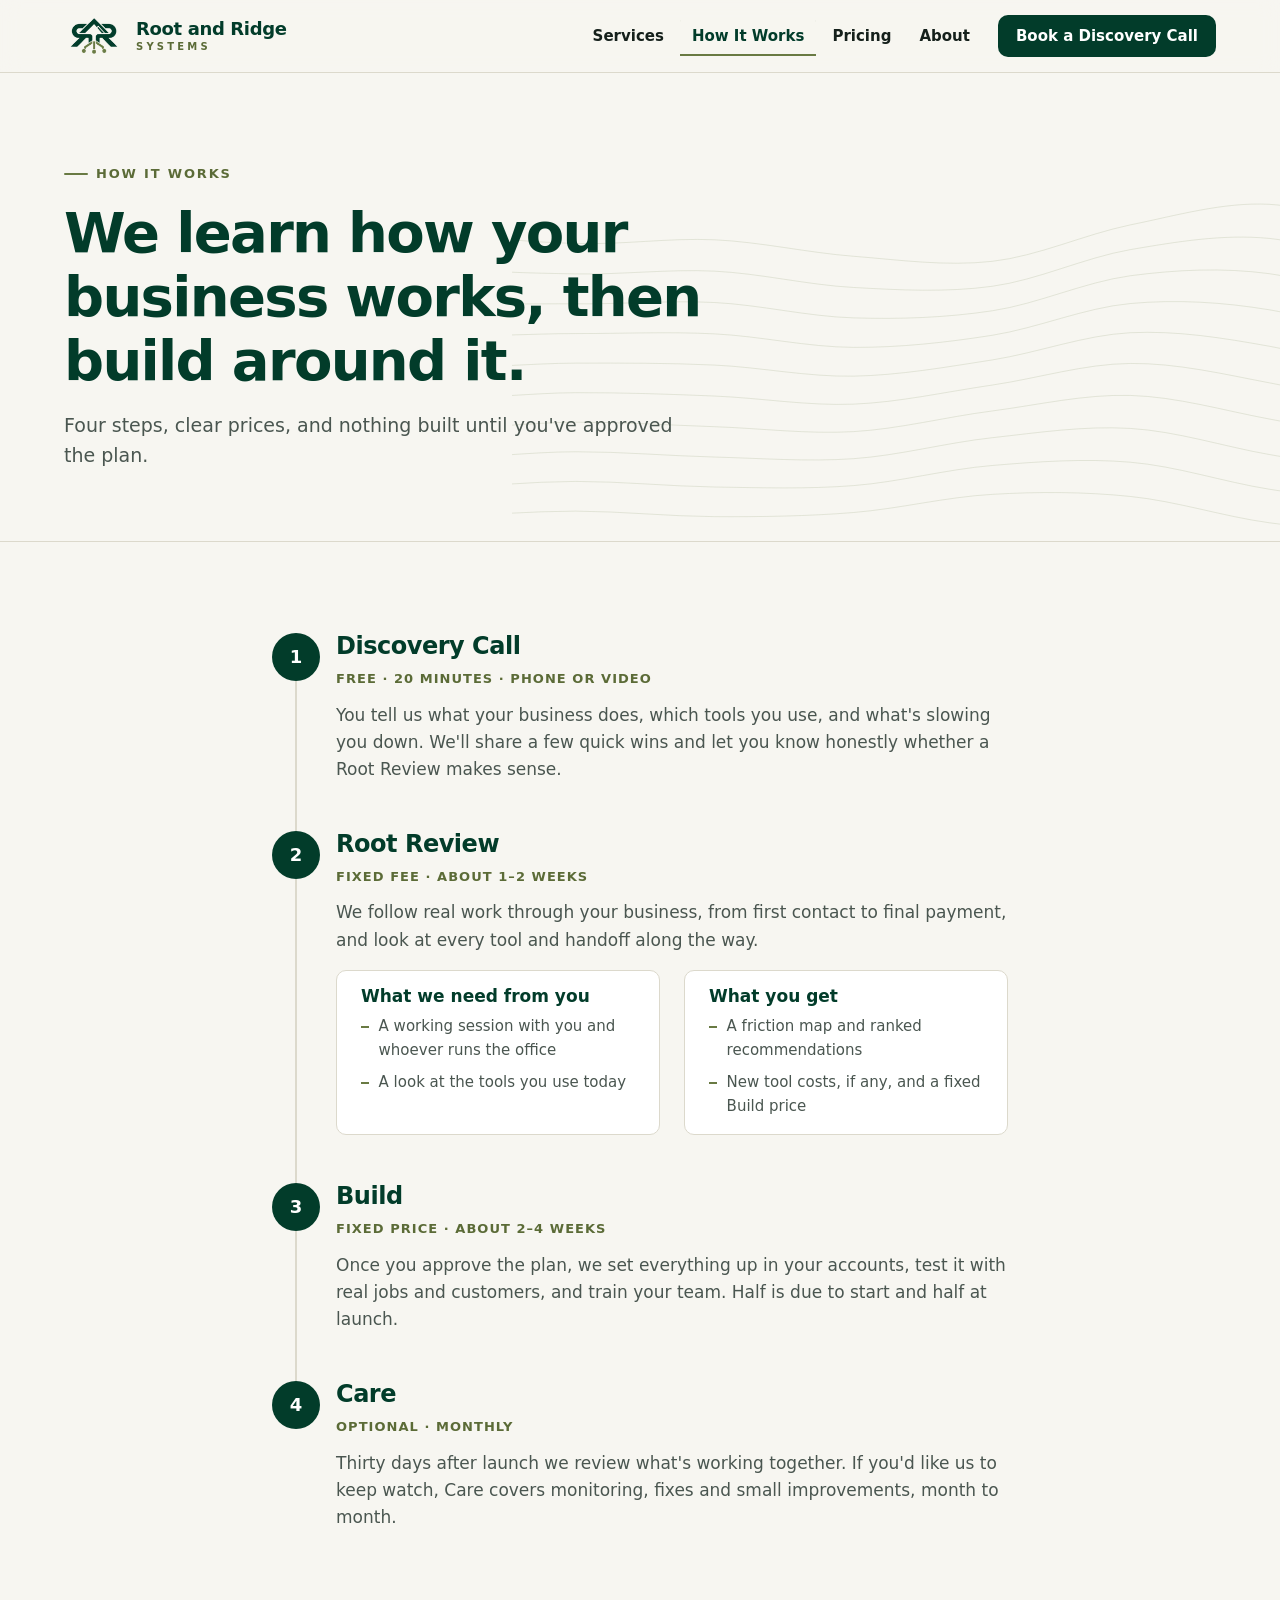
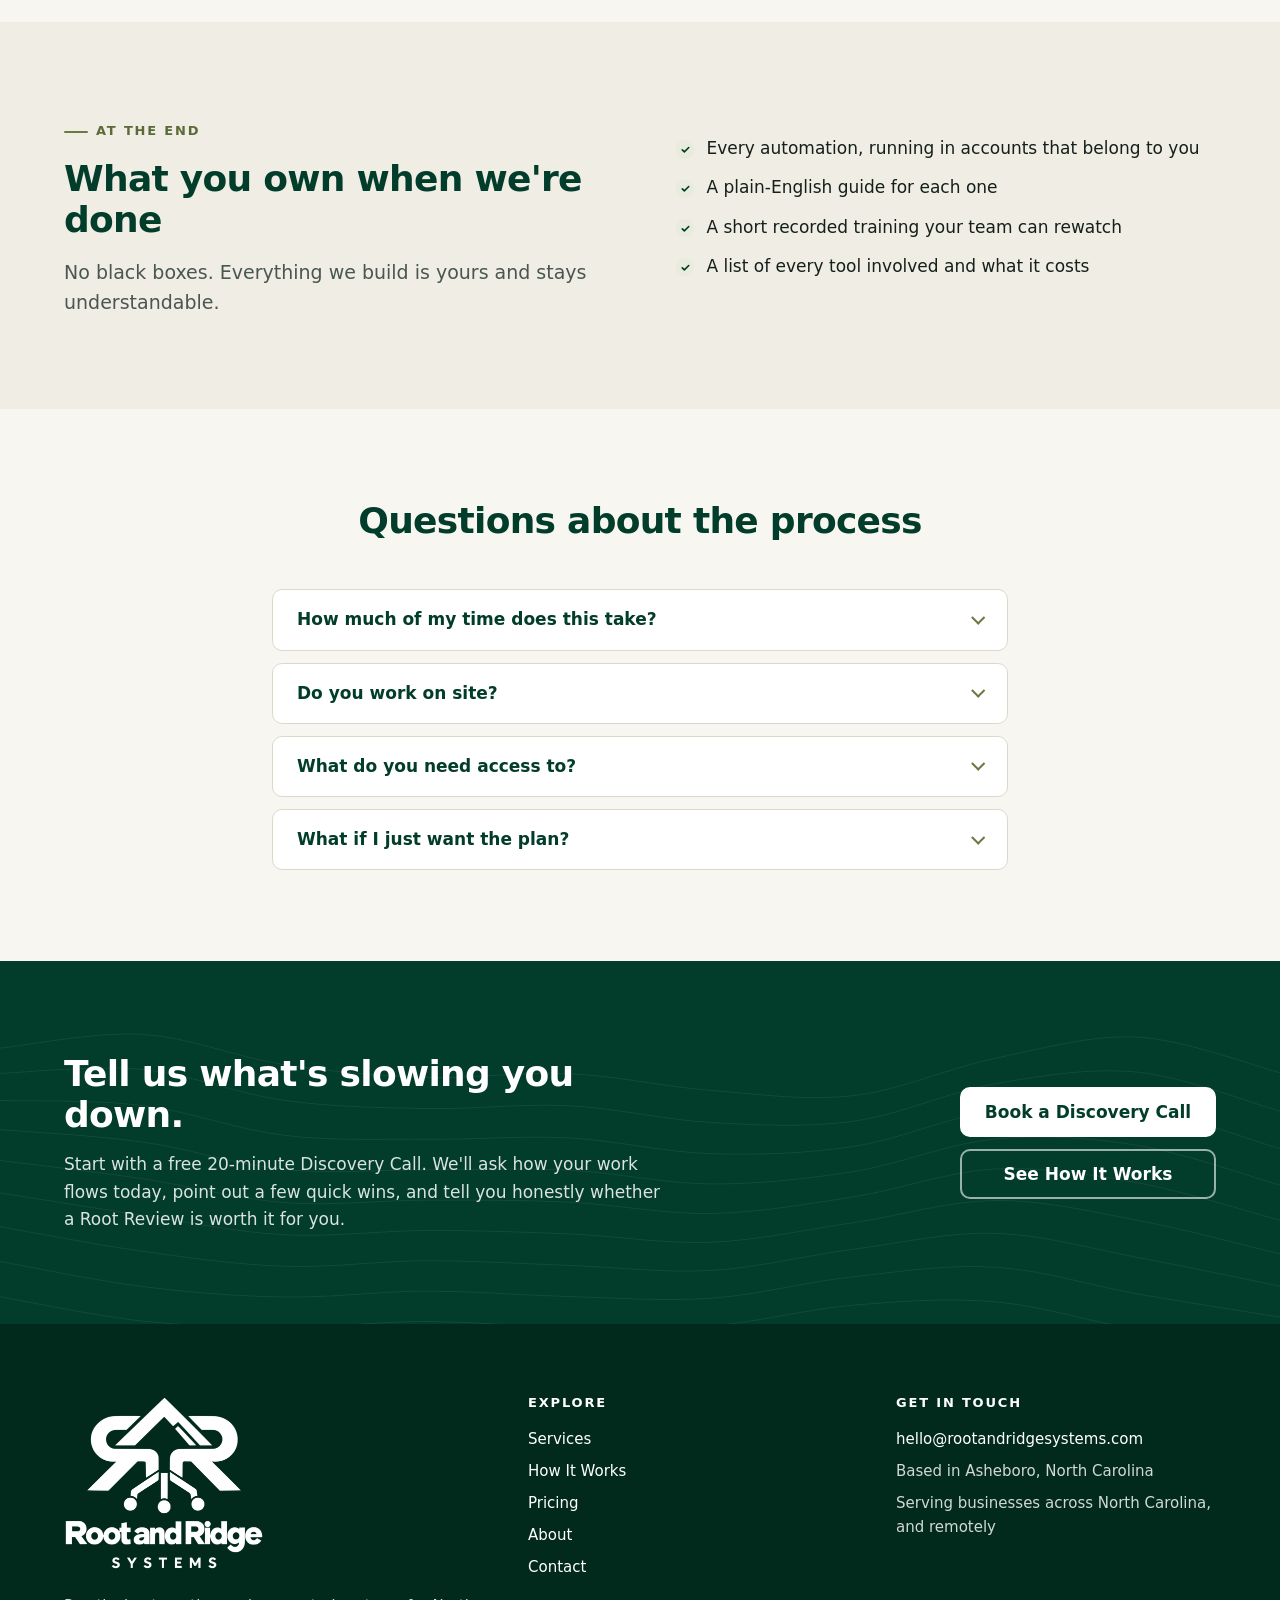
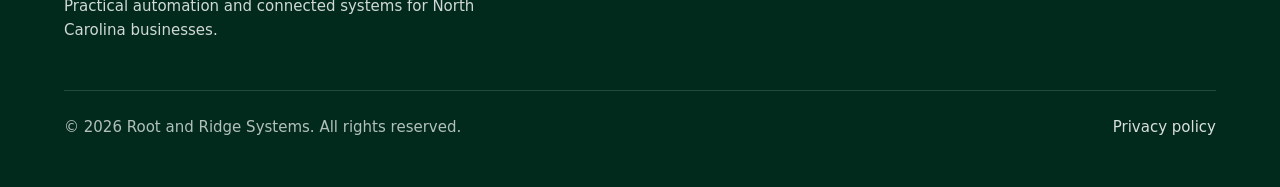
<file: how-it-works.html>
<!doctype html>
<html lang="en-US">
<head>
<meta charset="utf-8">
<meta name="viewport" content="width=device-width, initial-scale=1">
<title>How It Works | Root and Ridge Systems</title>
<meta name="description" content="A four-step process: a free Discovery Call, a fixed-fee Root Review, a fixed-price Build, and optional Care. Nothing is built until you approve the plan.">
<link rel="canonical" href="https://rootandridgesystems.com/how-it-works">
<meta name="theme-color" content="#023c2a">
<meta property="og:type" content="website">
<meta property="og:site_name" content="Root and Ridge Systems">
<meta property="og:title" content="How It Works | Root and Ridge Systems">
<meta property="og:description" content="A four-step process: a free Discovery Call, a fixed-fee Root Review, a fixed-price Build, and optional Care. Nothing is built until you approve the plan.">
<meta property="og:url" content="https://rootandridgesystems.com/how-it-works">
<meta property="og:image" content="https://rootandridgesystems.com/og-image.png">
<meta property="og:image:width" content="1200">
<meta property="og:image:height" content="630">
<meta property="og:image:alt" content="Root and Ridge Systems logo">
<meta property="og:locale" content="en_US">
<meta name="twitter:card" content="summary_large_image">
<link rel="icon" href="/favicon.ico" sizes="any">
<link rel="icon" href="/favicon-32.png" type="image/png" sizes="32x32">
<link rel="apple-touch-icon" href="/apple-touch-icon.png">
<link rel="manifest" href="/site.webmanifest">
<link rel="stylesheet" href="/styles.css">
<script src="/js-flag.js"></script>
<script src="/site-config.js" defer></script>
<script src="/main.js" defer></script>

<script type="application/ld+json">{"@context":"https://schema.org","@type":"ProfessionalService","@id":"https://rootandridgesystems.com/#organization","name":"Root and Ridge Systems","url":"https://rootandridgesystems.com/","logo":"https://rootandridgesystems.com/logo-full.png","image":"https://rootandridgesystems.com/og-image.png","email":"hello@rootandridgesystems.com","description":"Root and Ridge Systems helps businesses find operational friction and builds practical automation and connected systems to fix it.","address":{"@type":"PostalAddress","addressLocality":"Asheboro","addressRegion":"NC","addressCountry":"US"},"areaServed":[{"@type":"State","name":"North Carolina"},{"@type":"Country","name":"United States"}],"priceRange":"$$"}</script>
<script type="application/ld+json">{"@context":"https://schema.org","@type":"BreadcrumbList","itemListElement":[{"@type":"ListItem","position":1,"name":"Home","item":"https://rootandridgesystems.com/"},{"@type":"ListItem","position":2,"name":"How It Works","item":"https://rootandridgesystems.com/how-it-works"}]}</script>
<script type="application/ld+json">{"@context":"https://schema.org","@type":"FAQPage","mainEntity":[{"@type":"Question","name":"How much of my time does this take?","acceptedAnswer":{"@type":"Answer","text":"Plan on about two hours during the Root Review, mostly one working session and a walkthrough of the results. During the Build we'll need short check-ins and about an hour for training."}},{"@type":"Question","name":"Do you work on site?","acceptedAnswer":{"@type":"Answer","text":"Yes. In and around Asheboro and across much of North Carolina we're glad to come to you. We also work remotely by screen share."}},{"@type":"Question","name":"What do you need access to?","acceptedAnswer":{"@type":"Answer","text":"Only the accounts involved in the work, and only for as long as we need them. We use your own logins or invited user accounts, never shared passwords sent by email."}},{"@type":"Question","name":"What if I just want the plan?","acceptedAnswer":{"@type":"Answer","text":"That's fine. The Root Review is yours to keep. You can build it yourself, hand it to your team, or hire us later."}}]}</script>
</head>
<body>
<a class="skip-link" href="#main">Skip to main content</a>
<header class="site-header">
  <div class="container header-inner">
    <a class="brand" href="/" aria-label="Root and Ridge Systems — home">
      <img src="/logo-mark.webp" srcset="/logo-mark.webp 1x, /logo-mark@2x.webp 2x" width="112" height="66" alt="">
      <span class="brand-text" aria-hidden="true"><span class="brand-name">Root and Ridge</span><span class="brand-sub">SYSTEMS</span></span>
    </a>
    <button class="nav-toggle" type="button" aria-expanded="false" aria-controls="site-nav"><span class="nav-toggle-bars" aria-hidden="true"></span>Menu</button>
    <nav class="site-nav" id="site-nav" aria-label="Main">
      <ul>
        <li><a href="/services">Services</a></li><li><a href="/how-it-works" aria-current="page">How It Works</a></li><li><a href="/pricing">Pricing</a></li><li><a href="/about">About</a></li><li class="nav-cta"><a class="btn btn--primary btn--sm" href="/contact" data-cta="book">Book a Discovery Call</a></li>
      </ul>
    </nav>
  </div>
</header>
<main id="main">
<section class="page-hero">
  <div class="container">
    <p class="eyebrow">How it works</p>
    <h1>We learn how your business works, then build around it.</h1>
    <p class="lead">Four steps, clear prices, and nothing built until you've approved the plan.</p>
  </div>
</section>

<section class="section" aria-label="The four steps">
  <div class="container--narrow">
    <ol class="timeline">
      <li class="timeline-item"><div class="timeline-body">
        <h2>Discovery Call</h2><span class="step-meta">Free · 20 minutes · phone or video</span>
        <p>You tell us what your business does, which tools you use, and what's slowing you down. We'll share a few quick wins and let you know honestly whether a Root Review makes sense.</p>
      </div></li>
      <li class="timeline-item"><div class="timeline-body">
        <h2>Root Review</h2><span class="step-meta">Fixed fee · about 1–2 weeks</span>
        <p>We follow real work through your business, from first contact to final payment, and look at every tool and handoff along the way.</p>
        <div class="grid grid--2">
          <div class="mini"><h3>What we need from you</h3><ul class="dash-list"><li>A working session with you and whoever runs the office</li><li>A look at the tools you use today</li></ul></div>
          <div class="mini"><h3>What you get</h3><ul class="dash-list"><li>A friction map and ranked recommendations</li><li>New tool costs, if any, and a fixed Build price</li></ul></div>
        </div>
      </div></li>
      <li class="timeline-item"><div class="timeline-body">
        <h2>Build</h2><span class="step-meta">Fixed price · about 2–4 weeks</span>
        <p>Once you approve the plan, we set everything up in your accounts, test it with real jobs and customers, and train your team. Half is due to start and half at launch.</p>
      </div></li>
      <li class="timeline-item"><div class="timeline-body">
        <h2>Care</h2><span class="step-meta">Optional · monthly</span>
        <p>Thirty days after launch we review what's working together. If you'd like us to keep watch, Care covers monitoring, fixes and small improvements, month to month.</p>
      </div></li>
    </ol>
  </div>
</section>

<section class="section section--alt" aria-labelledby="own-heading">
  <div class="container split">
    <div>
      <p class="eyebrow">At the end</p>
      <h2 id="own-heading">What you own when we're done</h2>
      <p class="lead">No black boxes. Everything we build is yours and stays understandable.</p>
    </div>
    <ul class="check-list">
      <li>Every automation, running in accounts that belong to you</li>
      <li>A plain-English guide for each one</li>
      <li>A short recorded training your team can rewatch</li>
      <li>A list of every tool involved and what it costs</li>
    </ul>
  </div>
</section>

<section class="section" aria-labelledby="how-faq-heading">
  <div class="container--narrow">
    <div class="section-head section-head--center"><h2 id="how-faq-heading">Questions about the process</h2></div>
    <div class="faq"><details><summary>How much of my time does this take?</summary><div class="faq-body"><p>Plan on about two hours during the Root Review, mostly one working session and a walkthrough of the results. During the Build we'll need short check-ins and about an hour for training.</p></div></details><details><summary>Do you work on site?</summary><div class="faq-body"><p>Yes. In and around Asheboro and across much of North Carolina we're glad to come to you. We also work remotely by screen share.</p></div></details><details><summary>What do you need access to?</summary><div class="faq-body"><p>Only the accounts involved in the work, and only for as long as we need them. We use your own logins or invited user accounts, never shared passwords sent by email.</p></div></details><details><summary>What if I just want the plan?</summary><div class="faq-body"><p>That's fine. The Root Review is yours to keep. You can build it yourself, hand it to your team, or hire us later.</p></div></details></div>
  </div>
</section>

<section class="cta-band section" aria-labelledby="cta-heading">
  <div class="container cta-inner">
    <div>
      <h2 id="cta-heading">Tell us what's slowing you down.</h2>
      <p>Start with a free 20-minute Discovery Call. We'll ask how your work flows today, point out a few quick wins, and tell you honestly whether a Root Review is worth it for you.</p>
    </div>
    <div class="btn-row btn-row--stack-mobile">
      <a class="btn btn--light" href="/contact" data-cta="book">Book a Discovery Call</a>
      <a class="btn btn--ghost-light" href="/how-it-works">See How It Works</a>
    </div>
  </div>
</section>
</main>
<footer class="site-footer">
  <div class="container">
    <div class="footer-grid">
      <div>
        <img class="footer-logo" src="/logo-full-white.webp" srcset="/logo-full-white.webp 1x, /logo-full-white@2x.webp 2x" width="400" height="347" alt="Root and Ridge Systems" loading="lazy" decoding="async">
        <p>Practical automation and connected systems for North Carolina businesses.</p>
      </div>
      <div>
        <h2>Explore</h2>
        <ul>
          <li><a href="/services">Services</a></li>
          <li><a href="/how-it-works">How It Works</a></li>
          <li><a href="/pricing">Pricing</a></li>
          <li><a href="/about">About</a></li>
          <li><a href="/contact">Contact</a></li>
        </ul>
      </div>
      <div>
        <h2>Get in touch</h2>
        <address>
          <ul>
            <li><a href="mailto:hello@rootandridgesystems.com" data-contact-email>hello@rootandridgesystems.com</a></li>
            <li>Based in Asheboro, North Carolina</li>
            <li>Serving businesses across North Carolina, and remotely</li>
          </ul>
        </address>
      </div>
    </div>
    <div class="footer-bottom">
      <p>© <span data-year>2026</span> Root and Ridge Systems. All rights reserved.</p>
      <p><a href="/privacy">Privacy policy</a></p>
    </div>
  </div>
</footer>
</body>
</html>
</file>
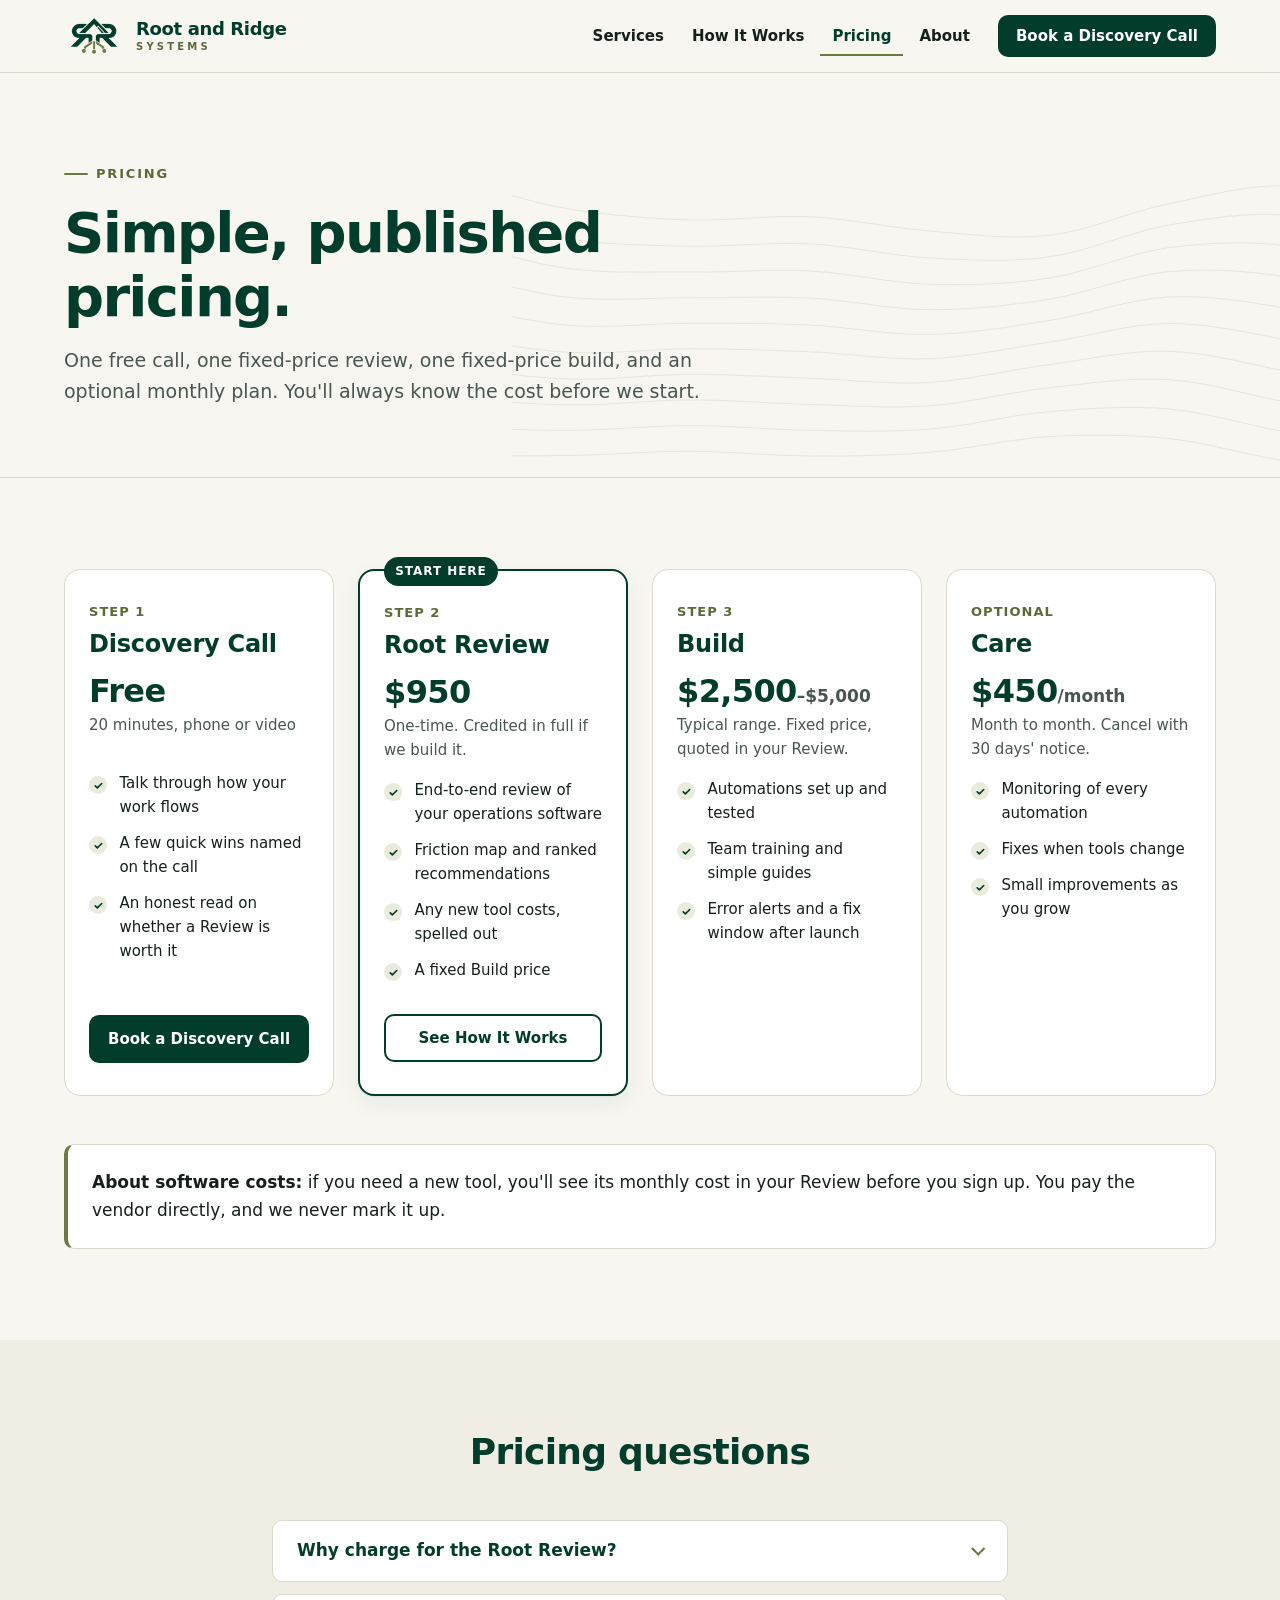
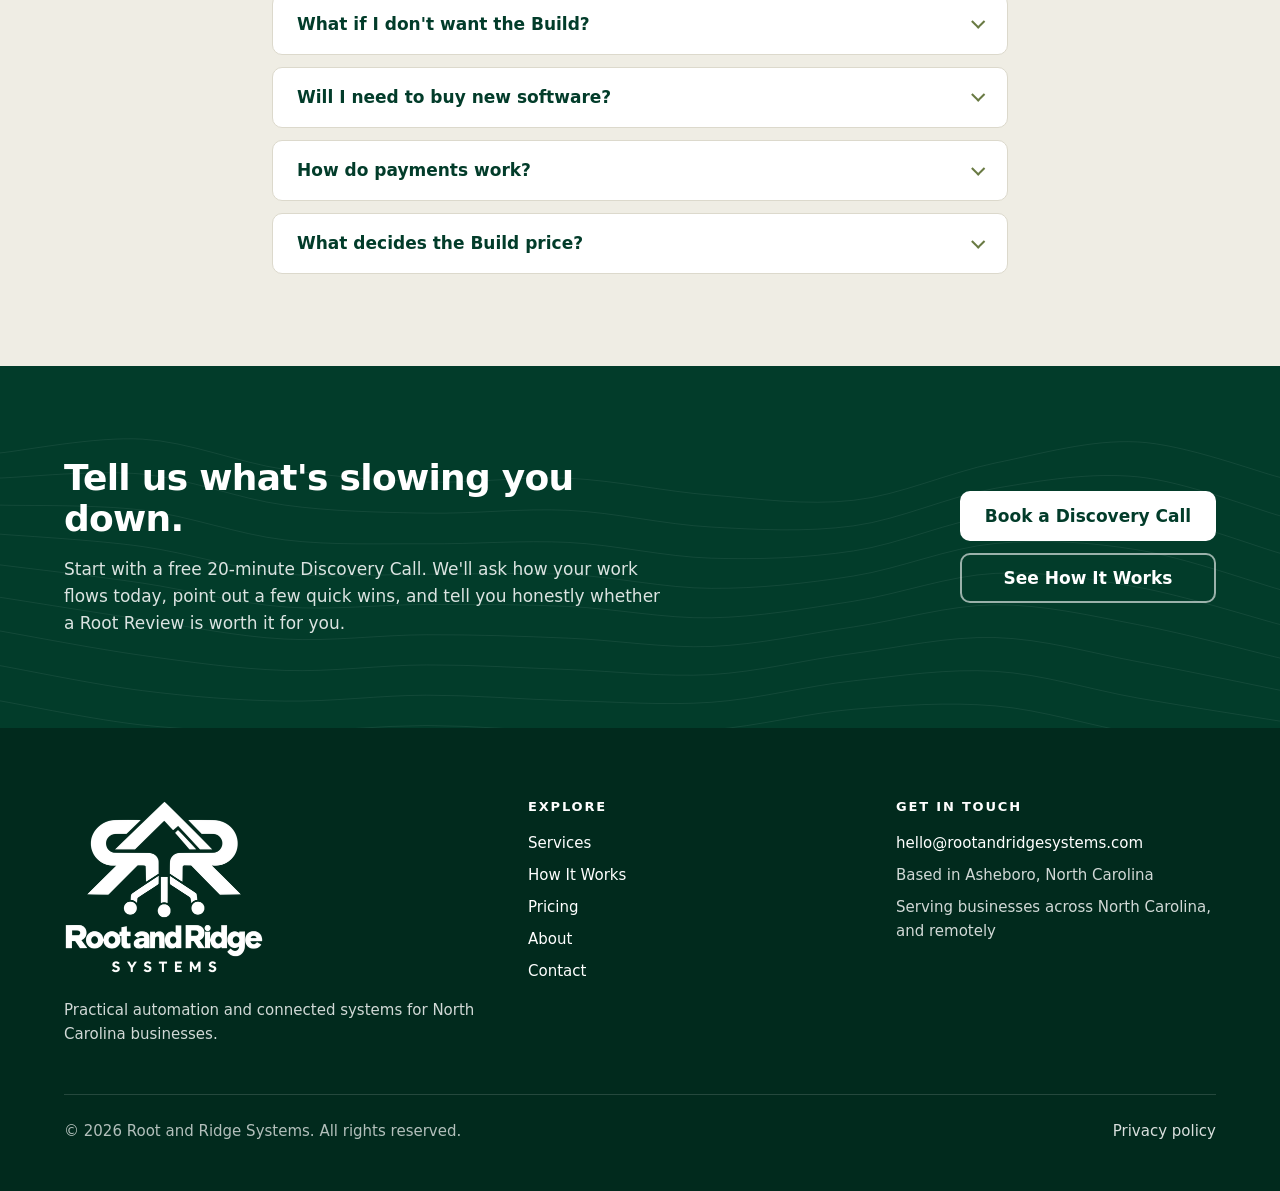
<file: pricing.html>
<!doctype html>
<html lang="en-US">
<head>
<meta charset="utf-8">
<meta name="viewport" content="width=device-width, initial-scale=1">
<title>Pricing | Root and Ridge Systems</title>
<meta name="description" content="Free Discovery Call, $950 Root Review credited toward your build, fixed-price builds typically $2,500 to $5,000, and optional Care at $450 a month.">
<link rel="canonical" href="https://rootandridgesystems.com/pricing">
<meta name="theme-color" content="#023c2a">
<meta property="og:type" content="website">
<meta property="og:site_name" content="Root and Ridge Systems">
<meta property="og:title" content="Pricing | Root and Ridge Systems">
<meta property="og:description" content="Free Discovery Call, $950 Root Review credited toward your build, fixed-price builds typically $2,500 to $5,000, and optional Care at $450 a month.">
<meta property="og:url" content="https://rootandridgesystems.com/pricing">
<meta property="og:image" content="https://rootandridgesystems.com/og-image.png">
<meta property="og:image:width" content="1200">
<meta property="og:image:height" content="630">
<meta property="og:image:alt" content="Root and Ridge Systems logo">
<meta property="og:locale" content="en_US">
<meta name="twitter:card" content="summary_large_image">
<link rel="icon" href="/favicon.ico" sizes="any">
<link rel="icon" href="/favicon-32.png" type="image/png" sizes="32x32">
<link rel="apple-touch-icon" href="/apple-touch-icon.png">
<link rel="manifest" href="/site.webmanifest">
<link rel="stylesheet" href="/styles.css">
<script src="/js-flag.js"></script>
<script src="/site-config.js" defer></script>
<script src="/main.js" defer></script>

<script type="application/ld+json">{"@context":"https://schema.org","@type":"ProfessionalService","@id":"https://rootandridgesystems.com/#organization","name":"Root and Ridge Systems","url":"https://rootandridgesystems.com/","logo":"https://rootandridgesystems.com/logo-full.png","image":"https://rootandridgesystems.com/og-image.png","email":"hello@rootandridgesystems.com","description":"Root and Ridge Systems helps businesses find operational friction and builds practical automation and connected systems to fix it.","address":{"@type":"PostalAddress","addressLocality":"Asheboro","addressRegion":"NC","addressCountry":"US"},"areaServed":[{"@type":"State","name":"North Carolina"},{"@type":"Country","name":"United States"}],"priceRange":"$$"}</script>
<script type="application/ld+json">{"@context":"https://schema.org","@type":"BreadcrumbList","itemListElement":[{"@type":"ListItem","position":1,"name":"Home","item":"https://rootandridgesystems.com/"},{"@type":"ListItem","position":2,"name":"Pricing","item":"https://rootandridgesystems.com/pricing"}]}</script>
<script type="application/ld+json">{"@context":"https://schema.org","@type":"FAQPage","mainEntity":[{"@type":"Question","name":"Why charge for the Root Review?","acceptedAnswer":{"@type":"Answer","text":"Because it's real work and a real deliverable: a full review of your systems and a plan you can use with or without us. If you hire us to build it within 30 days, the full $950 is credited to the Build."}},{"@type":"Question","name":"What if I don't want the Build?","acceptedAnswer":{"@type":"Answer","text":"No problem. The plan is yours to keep and use however you like."}},{"@type":"Question","name":"Will I need to buy new software?","acceptedAnswer":{"@type":"Answer","text":"Sometimes, but we always try what you already have first. Any new tool is listed in your Review with its monthly cost before you decide. You subscribe in your own name and pay the vendor directly, with no markup from us."}},{"@type":"Question","name":"How do payments work?","acceptedAnswer":{"@type":"Answer","text":"The Root Review is paid up front. Builds are 50% to start and 50% at launch. Care is billed monthly and you can cancel with 30 days' notice."}},{"@type":"Question","name":"What decides the Build price?","acceptedAnswer":{"@type":"Answer","text":"The number of automations, how many tools are involved, and whether any data needs to move. You'll get a fixed price in writing before any work starts."}}]}</script>
</head>
<body>
<a class="skip-link" href="#main">Skip to main content</a>
<header class="site-header">
  <div class="container header-inner">
    <a class="brand" href="/" aria-label="Root and Ridge Systems — home">
      <img src="/logo-mark.webp" srcset="/logo-mark.webp 1x, /logo-mark@2x.webp 2x" width="112" height="66" alt="">
      <span class="brand-text" aria-hidden="true"><span class="brand-name">Root and Ridge</span><span class="brand-sub">SYSTEMS</span></span>
    </a>
    <button class="nav-toggle" type="button" aria-expanded="false" aria-controls="site-nav"><span class="nav-toggle-bars" aria-hidden="true"></span>Menu</button>
    <nav class="site-nav" id="site-nav" aria-label="Main">
      <ul>
        <li><a href="/services">Services</a></li><li><a href="/how-it-works">How It Works</a></li><li><a href="/pricing" aria-current="page">Pricing</a></li><li><a href="/about">About</a></li><li class="nav-cta"><a class="btn btn--primary btn--sm" href="/contact" data-cta="book">Book a Discovery Call</a></li>
      </ul>
    </nav>
  </div>
</header>
<main id="main">
<section class="page-hero">
  <div class="container">
    <p class="eyebrow">Pricing</p>
    <h1>Simple, published pricing.</h1>
    <p class="lead">One free call, one fixed-price review, one fixed-price build, and an optional monthly plan. You'll always know the cost before we start.</p>
  </div>
</section>

<section class="section" aria-label="Prices">
  <div class="container">
    <div class="price-grid">
      <article class="price-card">
        <p class="step-meta">Step 1</p><h2 class="h3">Discovery Call</h2>
        <p class="price">Free</p><p class="price-note">20 minutes, phone or video</p>
        <ul class="check-list"><li>Talk through how your work flows</li><li>A few quick wins named on the call</li><li>An honest read on whether a Review is worth it</li></ul>
        <a class="btn btn--primary" href="/contact" data-cta="book">Book a Discovery Call</a>
      </article>
      <article class="price-card price-card--featured">
        <span class="badge">Start here</span>
        <p class="step-meta">Step 2</p><h2 class="h3">Root Review</h2>
        <p class="price">$950</p><p class="price-note">One-time. Credited in full if we build it.</p>
        <ul class="check-list"><li>End-to-end review of your operations software</li><li>Friction map and ranked recommendations</li><li>Any new tool costs, spelled out</li><li>A fixed Build price</li></ul>
        <a class="btn btn--secondary" href="/how-it-works">See How It Works</a>
      </article>
      <article class="price-card">
        <p class="step-meta">Step 3</p><h2 class="h3">Build</h2>
        <p class="price">$2,500<small>–$5,000</small></p><p class="price-note">Typical range. Fixed price, quoted in your Review.</p>
        <ul class="check-list"><li>Automations set up and tested</li><li>Team training and simple guides</li><li>Error alerts and a fix window after launch</li></ul>
      </article>
      <article class="price-card">
        <p class="step-meta">Optional</p><h2 class="h3">Care</h2>
        <p class="price">$450<small>/month</small></p><p class="price-note">Month to month. Cancel with 30 days' notice.</p>
        <ul class="check-list"><li>Monitoring of every automation</li><li>Fixes when tools change</li><li>Small improvements as you grow</li></ul>
      </article>
    </div>
    <div class="callout mt-7">
      <p><strong>About software costs:</strong> if you need a new tool, you'll see its monthly cost in your Review before you sign up. You pay the vendor directly, and we never mark it up.</p>
    </div>
  </div>
</section>

<section class="section section--alt" aria-labelledby="price-faq-heading">
  <div class="container--narrow">
    <div class="section-head section-head--center"><h2 id="price-faq-heading">Pricing questions</h2></div>
    <div class="faq"><details><summary>Why charge for the Root Review?</summary><div class="faq-body"><p>Because it's real work and a real deliverable: a full review of your systems and a plan you can use with or without us. If you hire us to build it within 30 days, the full $950 is credited to the Build.</p></div></details><details><summary>What if I don't want the Build?</summary><div class="faq-body"><p>No problem. The plan is yours to keep and use however you like.</p></div></details><details><summary>Will I need to buy new software?</summary><div class="faq-body"><p>Sometimes, but we always try what you already have first. Any new tool is listed in your Review with its monthly cost before you decide. You subscribe in your own name and pay the vendor directly, with no markup from us.</p></div></details><details><summary>How do payments work?</summary><div class="faq-body"><p>The Root Review is paid up front. Builds are 50% to start and 50% at launch. Care is billed monthly and you can cancel with 30 days' notice.</p></div></details><details><summary>What decides the Build price?</summary><div class="faq-body"><p>The number of automations, how many tools are involved, and whether any data needs to move. You'll get a fixed price in writing before any work starts.</p></div></details></div>
  </div>
</section>

<section class="cta-band section" aria-labelledby="cta-heading">
  <div class="container cta-inner">
    <div>
      <h2 id="cta-heading">Tell us what's slowing you down.</h2>
      <p>Start with a free 20-minute Discovery Call. We'll ask how your work flows today, point out a few quick wins, and tell you honestly whether a Root Review is worth it for you.</p>
    </div>
    <div class="btn-row btn-row--stack-mobile">
      <a class="btn btn--light" href="/contact" data-cta="book">Book a Discovery Call</a>
      <a class="btn btn--ghost-light" href="/how-it-works">See How It Works</a>
    </div>
  </div>
</section>
</main>
<footer class="site-footer">
  <div class="container">
    <div class="footer-grid">
      <div>
        <img class="footer-logo" src="/logo-full-white.webp" srcset="/logo-full-white.webp 1x, /logo-full-white@2x.webp 2x" width="400" height="347" alt="Root and Ridge Systems" loading="lazy" decoding="async">
        <p>Practical automation and connected systems for North Carolina businesses.</p>
      </div>
      <div>
        <h2>Explore</h2>
        <ul>
          <li><a href="/services">Services</a></li>
          <li><a href="/how-it-works">How It Works</a></li>
          <li><a href="/pricing">Pricing</a></li>
          <li><a href="/about">About</a></li>
          <li><a href="/contact">Contact</a></li>
        </ul>
      </div>
      <div>
        <h2>Get in touch</h2>
        <address>
          <ul>
            <li><a href="mailto:hello@rootandridgesystems.com" data-contact-email>hello@rootandridgesystems.com</a></li>
            <li>Based in Asheboro, North Carolina</li>
            <li>Serving businesses across North Carolina, and remotely</li>
          </ul>
        </address>
      </div>
    </div>
    <div class="footer-bottom">
      <p>© <span data-year>2026</span> Root and Ridge Systems. All rights reserved.</p>
      <p><a href="/privacy">Privacy policy</a></p>
    </div>
  </div>
</footer>
</body>
</html>
</file>
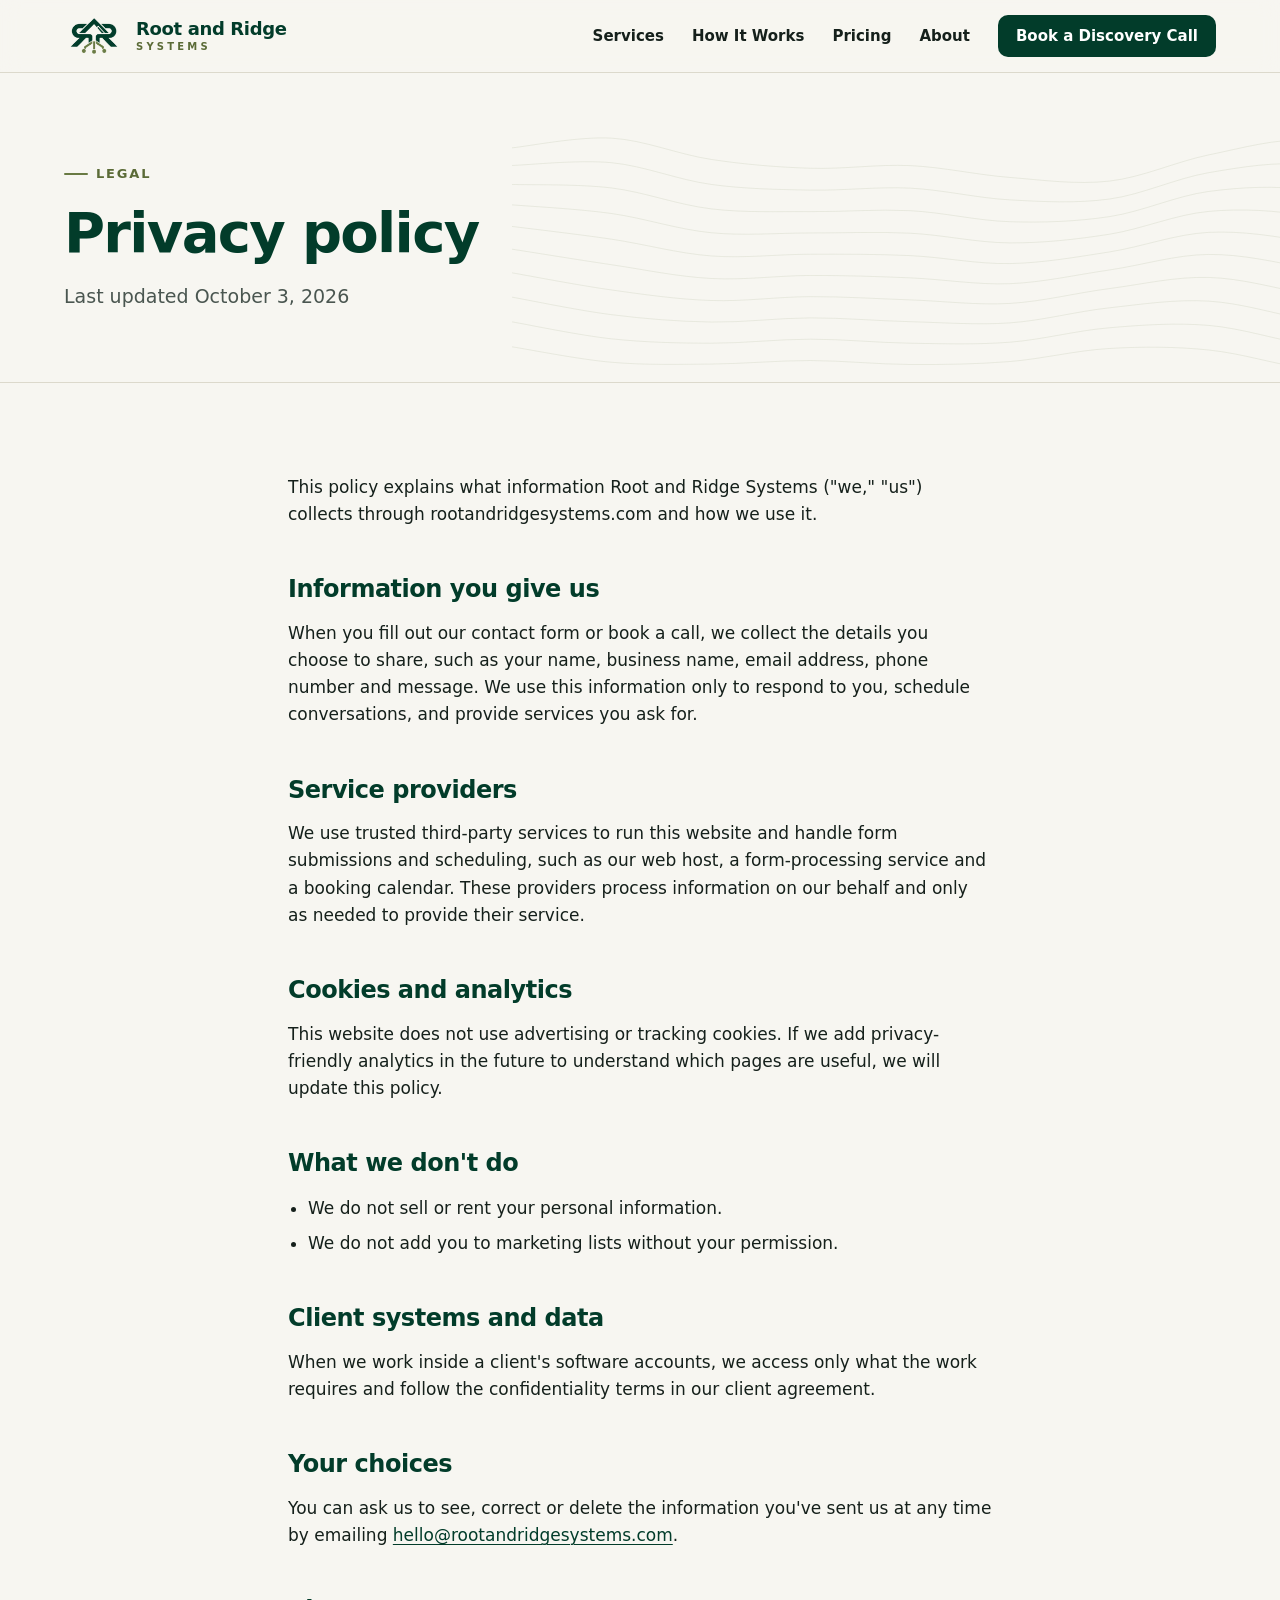
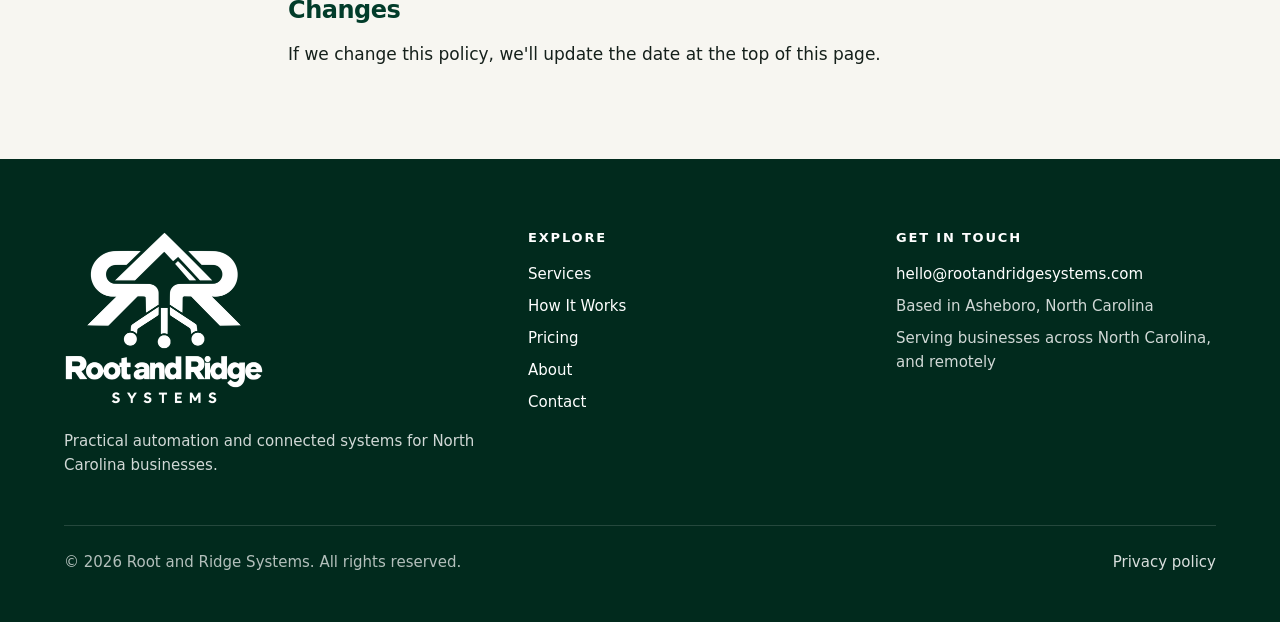
<file: privacy.html>
<!doctype html>
<html lang="en-US">
<head>
<meta charset="utf-8">
<meta name="viewport" content="width=device-width, initial-scale=1">
<title>Privacy Policy | Root and Ridge Systems</title>
<meta name="description" content="How Root and Ridge Systems collects and uses information submitted through this website.">
<link rel="canonical" href="https://rootandridgesystems.com/privacy">
<meta name="theme-color" content="#023c2a">
<meta property="og:type" content="website">
<meta property="og:site_name" content="Root and Ridge Systems">
<meta property="og:title" content="Privacy Policy | Root and Ridge Systems">
<meta property="og:description" content="How Root and Ridge Systems collects and uses information submitted through this website.">
<meta property="og:url" content="https://rootandridgesystems.com/privacy">
<meta property="og:image" content="https://rootandridgesystems.com/og-image.png">
<meta property="og:image:width" content="1200">
<meta property="og:image:height" content="630">
<meta property="og:image:alt" content="Root and Ridge Systems logo">
<meta property="og:locale" content="en_US">
<meta name="twitter:card" content="summary_large_image">
<link rel="icon" href="/favicon.ico" sizes="any">
<link rel="icon" href="/favicon-32.png" type="image/png" sizes="32x32">
<link rel="apple-touch-icon" href="/apple-touch-icon.png">
<link rel="manifest" href="/site.webmanifest">
<link rel="stylesheet" href="/styles.css">
<script src="/js-flag.js"></script>
<script src="/site-config.js" defer></script>
<script src="/main.js" defer></script>

<script type="application/ld+json">{"@context":"https://schema.org","@type":"ProfessionalService","@id":"https://rootandridgesystems.com/#organization","name":"Root and Ridge Systems","url":"https://rootandridgesystems.com/","logo":"https://rootandridgesystems.com/logo-full.png","image":"https://rootandridgesystems.com/og-image.png","email":"hello@rootandridgesystems.com","description":"Root and Ridge Systems helps businesses find operational friction and builds practical automation and connected systems to fix it.","address":{"@type":"PostalAddress","addressLocality":"Asheboro","addressRegion":"NC","addressCountry":"US"},"areaServed":[{"@type":"State","name":"North Carolina"},{"@type":"Country","name":"United States"}],"priceRange":"$$"}</script>
</head>
<body>
<a class="skip-link" href="#main">Skip to main content</a>
<header class="site-header">
  <div class="container header-inner">
    <a class="brand" href="/" aria-label="Root and Ridge Systems — home">
      <img src="/logo-mark.webp" srcset="/logo-mark.webp 1x, /logo-mark@2x.webp 2x" width="112" height="66" alt="">
      <span class="brand-text" aria-hidden="true"><span class="brand-name">Root and Ridge</span><span class="brand-sub">SYSTEMS</span></span>
    </a>
    <button class="nav-toggle" type="button" aria-expanded="false" aria-controls="site-nav"><span class="nav-toggle-bars" aria-hidden="true"></span>Menu</button>
    <nav class="site-nav" id="site-nav" aria-label="Main">
      <ul>
        <li><a href="/services">Services</a></li><li><a href="/how-it-works">How It Works</a></li><li><a href="/pricing">Pricing</a></li><li><a href="/about">About</a></li><li class="nav-cta"><a class="btn btn--primary btn--sm" href="/contact" data-cta="book">Book a Discovery Call</a></li>
      </ul>
    </nav>
  </div>
</header>
<main id="main">
<section class="page-hero">
  <div class="container"><p class="eyebrow">Legal</p><h1>Privacy policy</h1><p class="lead">Last updated October 3, 2026</p></div>
</section>
<section class="section">
  <div class="container prose">
    <p>This policy explains what information Root and Ridge Systems ("we," "us") collects through rootandridgesystems.com and how we use it.</p>
    <h2>Information you give us</h2>
    <p>When you fill out our contact form or book a call, we collect the details you choose to share, such as your name, business name, email address, phone number and message. We use this information only to respond to you, schedule conversations, and provide services you ask for.</p>
    <h2>Service providers</h2>
    <p>We use trusted third-party services to run this website and handle form submissions and scheduling, such as our web host, a form-processing service and a booking calendar. These providers process information on our behalf and only as needed to provide their service.</p>
    <h2>Cookies and analytics</h2>
    <p>This website does not use advertising or tracking cookies. If we add privacy-friendly analytics in the future to understand which pages are useful, we will update this policy.</p>
    <h2>What we don't do</h2>
    <ul>
      <li>We do not sell or rent your personal information.</li>
      <li>We do not add you to marketing lists without your permission.</li>
    </ul>
    <h2>Client systems and data</h2>
    <p>When we work inside a client's software accounts, we access only what the work requires and follow the confidentiality terms in our client agreement.</p>
    <h2>Your choices</h2>
    <p>You can ask us to see, correct or delete the information you've sent us at any time by emailing <a href="mailto:hello@rootandridgesystems.com" data-contact-email>hello@rootandridgesystems.com</a>.</p>
    <h2>Changes</h2>
    <p>If we change this policy, we'll update the date at the top of this page.</p>
  </div>
</section>
</main>
<footer class="site-footer">
  <div class="container">
    <div class="footer-grid">
      <div>
        <img class="footer-logo" src="/logo-full-white.webp" srcset="/logo-full-white.webp 1x, /logo-full-white@2x.webp 2x" width="400" height="347" alt="Root and Ridge Systems" loading="lazy" decoding="async">
        <p>Practical automation and connected systems for North Carolina businesses.</p>
      </div>
      <div>
        <h2>Explore</h2>
        <ul>
          <li><a href="/services">Services</a></li>
          <li><a href="/how-it-works">How It Works</a></li>
          <li><a href="/pricing">Pricing</a></li>
          <li><a href="/about">About</a></li>
          <li><a href="/contact">Contact</a></li>
        </ul>
      </div>
      <div>
        <h2>Get in touch</h2>
        <address>
          <ul>
            <li><a href="mailto:hello@rootandridgesystems.com" data-contact-email>hello@rootandridgesystems.com</a></li>
            <li>Based in Asheboro, North Carolina</li>
            <li>Serving businesses across North Carolina, and remotely</li>
          </ul>
        </address>
      </div>
    </div>
    <div class="footer-bottom">
      <p>© <span data-year>2026</span> Root and Ridge Systems. All rights reserved.</p>
      <p><a href="/privacy">Privacy policy</a></p>
    </div>
  </div>
</footer>
</body>
</html>
</file>
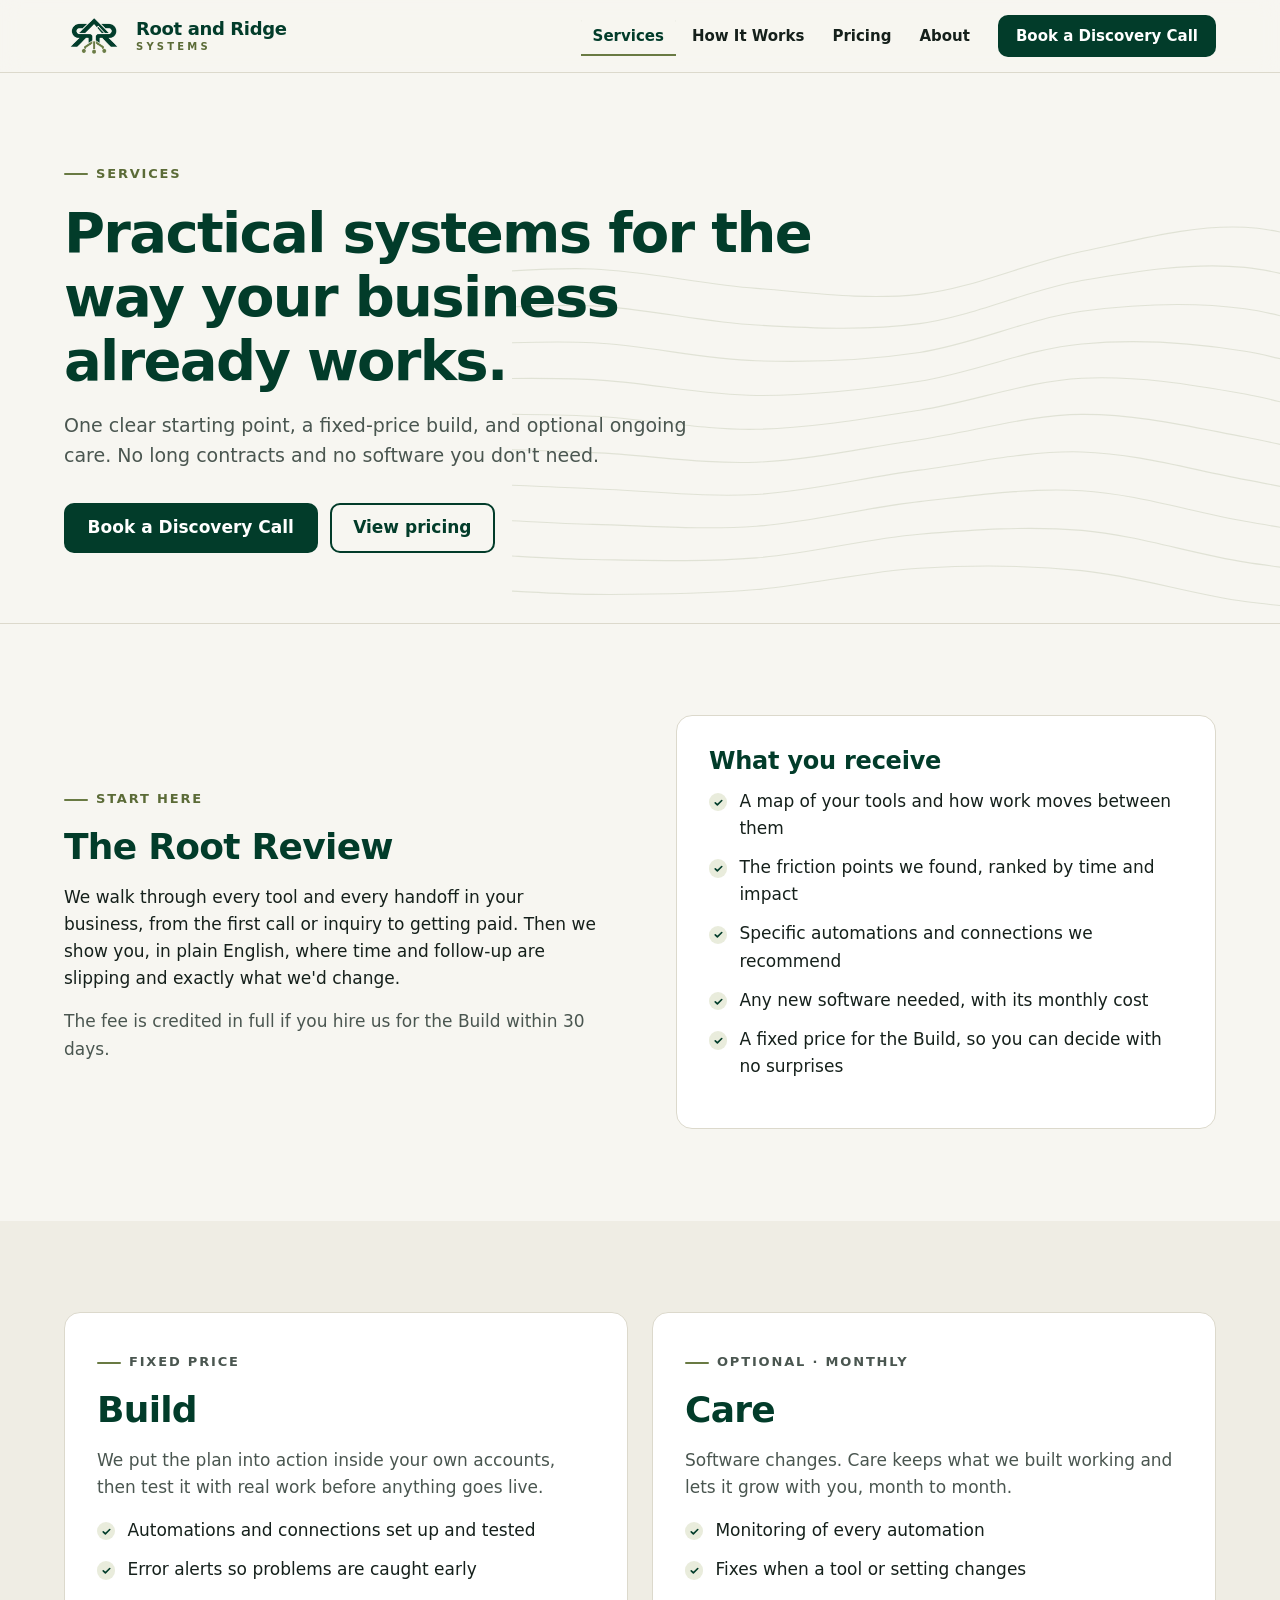
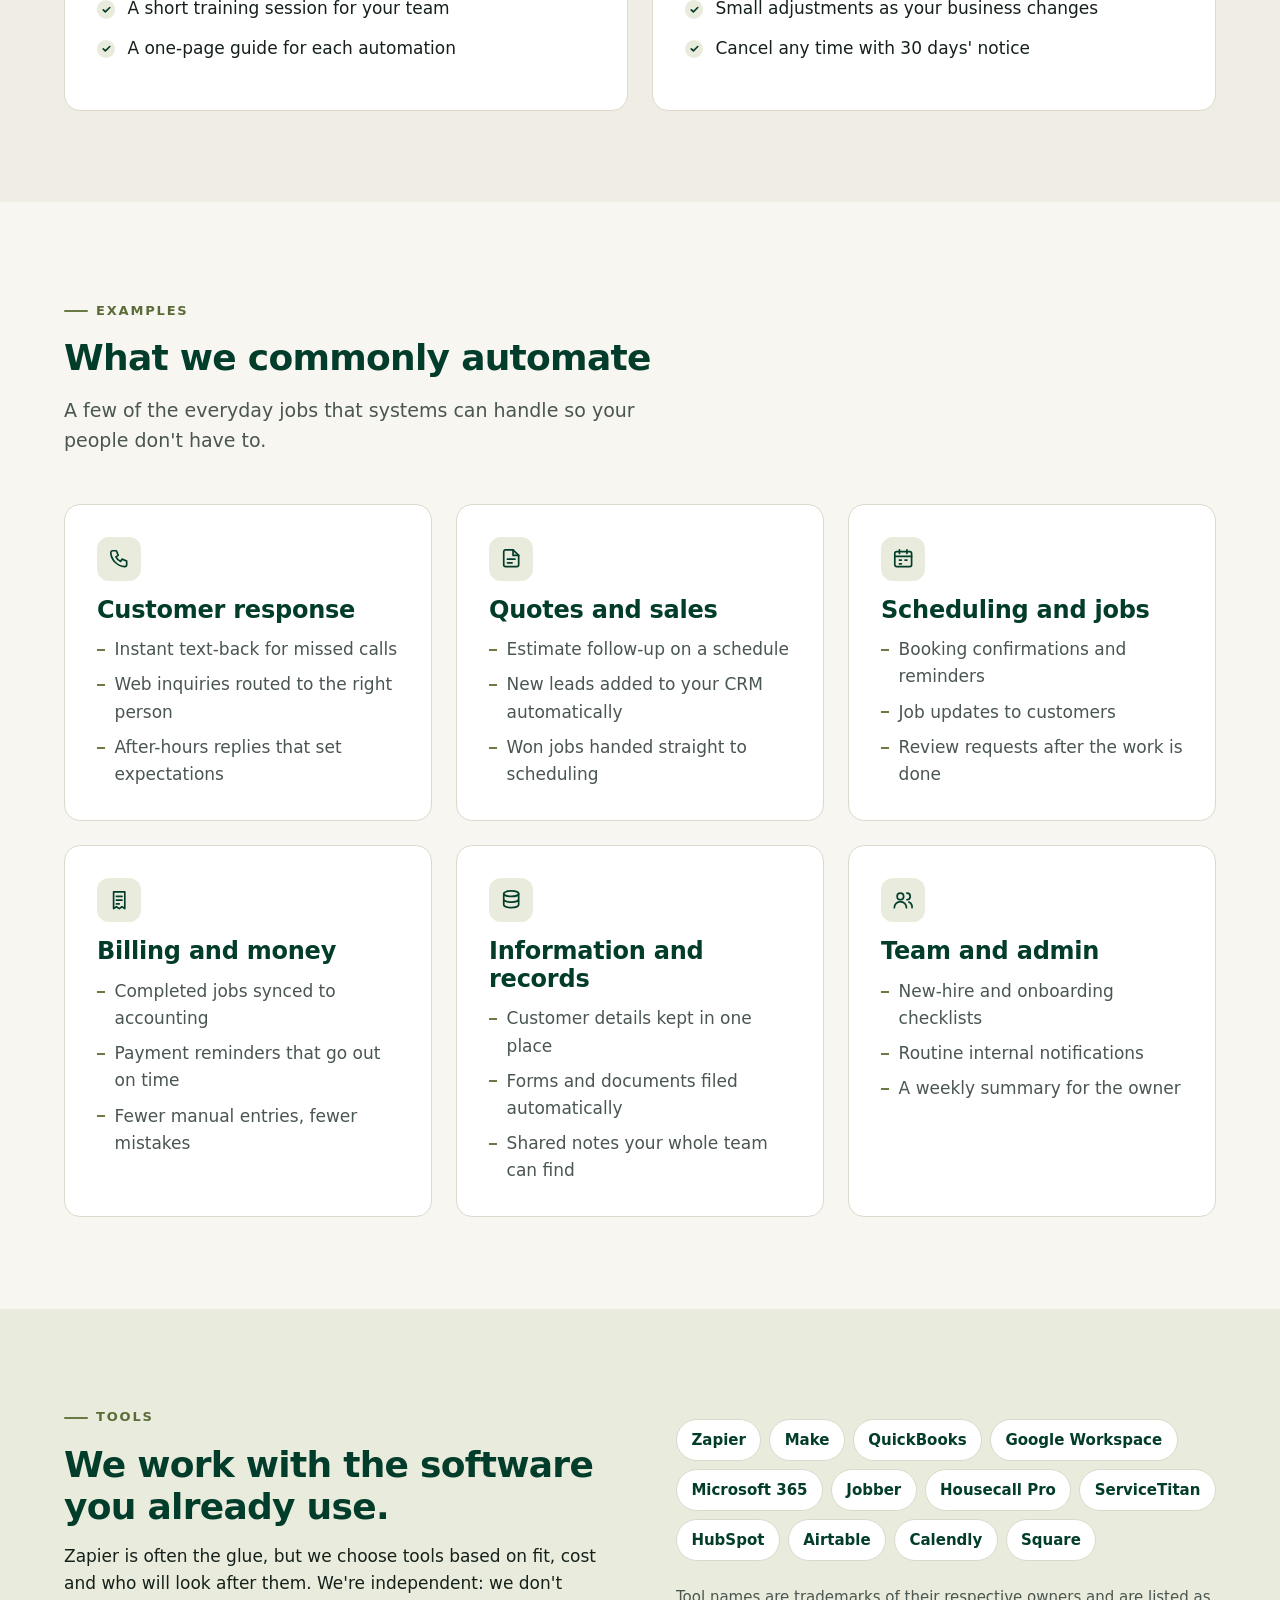
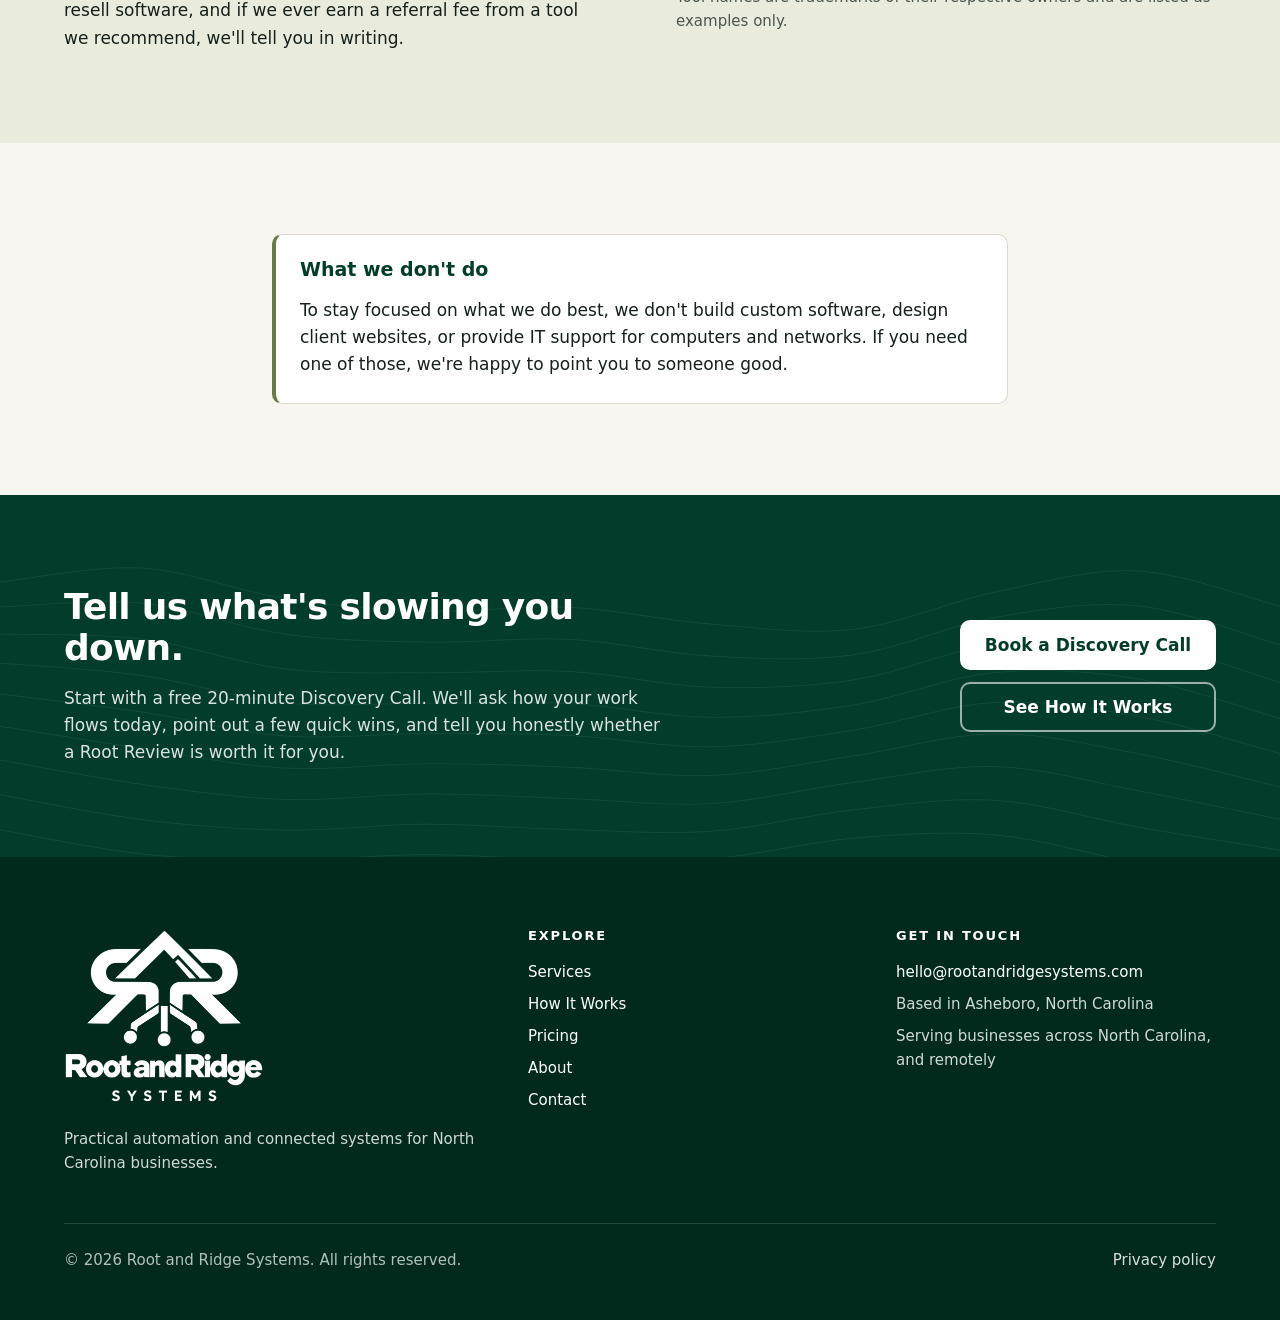
<file: services.html>
<!doctype html>
<html lang="en-US">
<head>
<meta charset="utf-8">
<meta name="viewport" content="width=device-width, initial-scale=1">
<title>Services | Root and Ridge Systems</title>
<meta name="description" content="The Root Review, fixed-price automation builds, and optional ongoing care. Practical systems that connect the tools your business already uses.">
<link rel="canonical" href="https://rootandridgesystems.com/services">
<meta name="theme-color" content="#023c2a">
<meta property="og:type" content="website">
<meta property="og:site_name" content="Root and Ridge Systems">
<meta property="og:title" content="Services | Root and Ridge Systems">
<meta property="og:description" content="The Root Review, fixed-price automation builds, and optional ongoing care. Practical systems that connect the tools your business already uses.">
<meta property="og:url" content="https://rootandridgesystems.com/services">
<meta property="og:image" content="https://rootandridgesystems.com/og-image.png">
<meta property="og:image:width" content="1200">
<meta property="og:image:height" content="630">
<meta property="og:image:alt" content="Root and Ridge Systems logo">
<meta property="og:locale" content="en_US">
<meta name="twitter:card" content="summary_large_image">
<link rel="icon" href="/favicon.ico" sizes="any">
<link rel="icon" href="/favicon-32.png" type="image/png" sizes="32x32">
<link rel="apple-touch-icon" href="/apple-touch-icon.png">
<link rel="manifest" href="/site.webmanifest">
<link rel="stylesheet" href="/styles.css">
<script src="/js-flag.js"></script>
<script src="/site-config.js" defer></script>
<script src="/main.js" defer></script>

<script type="application/ld+json">{"@context":"https://schema.org","@type":"ProfessionalService","@id":"https://rootandridgesystems.com/#organization","name":"Root and Ridge Systems","url":"https://rootandridgesystems.com/","logo":"https://rootandridgesystems.com/logo-full.png","image":"https://rootandridgesystems.com/og-image.png","email":"hello@rootandridgesystems.com","description":"Root and Ridge Systems helps businesses find operational friction and builds practical automation and connected systems to fix it.","address":{"@type":"PostalAddress","addressLocality":"Asheboro","addressRegion":"NC","addressCountry":"US"},"areaServed":[{"@type":"State","name":"North Carolina"},{"@type":"Country","name":"United States"}],"priceRange":"$$"}</script>
<script type="application/ld+json">{"@context":"https://schema.org","@type":"BreadcrumbList","itemListElement":[{"@type":"ListItem","position":1,"name":"Home","item":"https://rootandridgesystems.com/"},{"@type":"ListItem","position":2,"name":"Services","item":"https://rootandridgesystems.com/services"}]}</script>
</head>
<body>
<a class="skip-link" href="#main">Skip to main content</a>
<header class="site-header">
  <div class="container header-inner">
    <a class="brand" href="/" aria-label="Root and Ridge Systems — home">
      <img src="/logo-mark.webp" srcset="/logo-mark.webp 1x, /logo-mark@2x.webp 2x" width="112" height="66" alt="">
      <span class="brand-text" aria-hidden="true"><span class="brand-name">Root and Ridge</span><span class="brand-sub">SYSTEMS</span></span>
    </a>
    <button class="nav-toggle" type="button" aria-expanded="false" aria-controls="site-nav"><span class="nav-toggle-bars" aria-hidden="true"></span>Menu</button>
    <nav class="site-nav" id="site-nav" aria-label="Main">
      <ul>
        <li><a href="/services" aria-current="page">Services</a></li><li><a href="/how-it-works">How It Works</a></li><li><a href="/pricing">Pricing</a></li><li><a href="/about">About</a></li><li class="nav-cta"><a class="btn btn--primary btn--sm" href="/contact" data-cta="book">Book a Discovery Call</a></li>
      </ul>
    </nav>
  </div>
</header>
<main id="main">
<section class="page-hero">
  <div class="container">
    <p class="eyebrow">Services</p>
    <h1>Practical systems for the way your business already works.</h1>
    <p class="lead">One clear starting point, a fixed-price build, and optional ongoing care. No long contracts and no software you don't need.</p>
    <div class="btn-row btn-row--stack-mobile mt-6"><a class="btn btn--primary" href="/contact" data-cta="book">Book a Discovery Call</a><a class="btn btn--secondary" href="/pricing">View pricing</a></div>
  </div>
</section>

<section class="section" aria-labelledby="review-heading">
  <div class="container split">
    <div>
      <p class="eyebrow">Start here</p>
      <h2 id="review-heading">The Root Review</h2>
      <p>We walk through every tool and every handoff in your business, from the first call or inquiry to getting paid. Then we show you, in plain English, where time and follow-up are slipping and exactly what we'd change.</p>
      <p class="muted">The fee is credited in full if you hire us for the Build within 30 days.</p>
    </div>
    <div class="card">
      <h3>What you receive</h3>
      <ul class="check-list">
        <li>A map of your tools and how work moves between them</li>
        <li>The friction points we found, ranked by time and impact</li>
        <li>Specific automations and connections we recommend</li>
        <li>Any new software needed, with its monthly cost</li>
        <li>A fixed price for the Build, so you can decide with no surprises</li>
      </ul>
    </div>
  </div>
</section>

<section class="section section--alt" aria-labelledby="build-heading">
  <div class="container">
    <div class="grid grid--2">
      <div class="card">
        <p class="eyebrow">Fixed price</p>
        <h2 id="build-heading">Build</h2>
        <p>We put the plan into action inside your own accounts, then test it with real work before anything goes live.</p>
        <ul class="check-list">
          <li>Automations and connections set up and tested</li>
          <li>Error alerts so problems are caught early</li>
          <li>A short training session for your team</li>
          <li>A one-page guide for each automation</li>
        </ul>
      </div>
      <div class="card">
        <p class="eyebrow">Optional · monthly</p>
        <h2>Care</h2>
        <p>Software changes. Care keeps what we built working and lets it grow with you, month to month.</p>
        <ul class="check-list">
          <li>Monitoring of every automation</li>
          <li>Fixes when a tool or setting changes</li>
          <li>Small adjustments as your business changes</li>
          <li>Cancel any time with 30 days' notice</li>
        </ul>
      </div>
    </div>
  </div>
</section>

<section class="section" aria-labelledby="examples-heading">
  <div class="container">
    <div class="section-head">
      <p class="eyebrow">Examples</p>
      <h2 id="examples-heading">What we commonly automate</h2>
      <p class="lead">A few of the everyday jobs that systems can handle so your people don't have to.</p>
    </div>
    <div class="grid grid--3">
      <div class="card"><span class="icon" aria-hidden="true"><svg viewBox="0 0 24 24" fill="none" stroke="currentColor" stroke-width="1.8" stroke-linecap="round" stroke-linejoin="round"><path d="M5 4h4l2 5-2.5 1.5a11 11 0 0 0 5 5L15 13l5 2v4a2 2 0 0 1-2 2A16 16 0 0 1 3 6a2 2 0 0 1 2-2"/></svg></span><h3>Customer response</h3><ul class="dash-list"><li>Instant text-back for missed calls</li><li>Web inquiries routed to the right person</li><li>After-hours replies that set expectations</li></ul></div>
      <div class="card"><span class="icon" aria-hidden="true"><svg viewBox="0 0 24 24" fill="none" stroke="currentColor" stroke-width="1.8" stroke-linecap="round" stroke-linejoin="round"><path d="M14 3H6a2 2 0 0 0-2 2v14a2 2 0 0 0 2 2h12a2 2 0 0 0 2-2V9z"/><path d="M14 3v6h6M8 13h8M8 17h5"/></svg></span><h3>Quotes and sales</h3><ul class="dash-list"><li>Estimate follow-up on a schedule</li><li>New leads added to your CRM automatically</li><li>Won jobs handed straight to scheduling</li></ul></div>
      <div class="card"><span class="icon" aria-hidden="true"><svg viewBox="0 0 24 24" fill="none" stroke="currentColor" stroke-width="1.8" stroke-linecap="round" stroke-linejoin="round"><rect x="3" y="5" width="18" height="16" rx="2"/><path d="M16 3v4M8 3v4M3 10h18M8 14h2M14 14h2M8 18h2"/></svg></span><h3>Scheduling and jobs</h3><ul class="dash-list"><li>Booking confirmations and reminders</li><li>Job updates to customers</li><li>Review requests after the work is done</li></ul></div>
      <div class="card"><span class="icon" aria-hidden="true"><svg viewBox="0 0 24 24" fill="none" stroke="currentColor" stroke-width="1.8" stroke-linecap="round" stroke-linejoin="round"><path d="M6 3h12v18l-3-2-3 2-3-2-3 2z"/><path d="M9 8h6M9 12h6M9 16h3"/></svg></span><h3>Billing and money</h3><ul class="dash-list"><li>Completed jobs synced to accounting</li><li>Payment reminders that go out on time</li><li>Fewer manual entries, fewer mistakes</li></ul></div>
      <div class="card"><span class="icon" aria-hidden="true"><svg viewBox="0 0 24 24" fill="none" stroke="currentColor" stroke-width="1.8" stroke-linecap="round" stroke-linejoin="round"><ellipse cx="12" cy="5" rx="8" ry="3"/><path d="M4 5v6c0 1.7 3.6 3 8 3s8-1.3 8-3V5M4 11v6c0 1.7 3.6 3 8 3s8-1.3 8-3v-6"/></svg></span><h3>Information and records</h3><ul class="dash-list"><li>Customer details kept in one place</li><li>Forms and documents filed automatically</li><li>Shared notes your whole team can find</li></ul></div>
      <div class="card"><span class="icon" aria-hidden="true"><svg viewBox="0 0 24 24" fill="none" stroke="currentColor" stroke-width="1.8" stroke-linecap="round" stroke-linejoin="round"><circle cx="9" cy="8" r="3.5"/><path d="M2.5 20a6.5 6.5 0 0 1 13 0M16 4.5a3.5 3.5 0 0 1 0 7M18 14a6 6 0 0 1 3.5 6"/></svg></span><h3>Team and admin</h3><ul class="dash-list"><li>New-hire and onboarding checklists</li><li>Routine internal notifications</li><li>A weekly summary for the owner</li></ul></div>
    </div>
  </div>
</section>

<section class="section section--tint" aria-labelledby="tools-heading">
  <div class="container split">
    <div>
      <p class="eyebrow">Tools</p>
      <h2 id="tools-heading">We work with the software you already use.</h2>
      <p>Zapier is often the glue, but we choose tools based on fit, cost and who will look after them. We're independent: we don't resell software, and if we ever earn a referral fee from a tool we recommend, we'll tell you in writing.</p>
    </div>
    <div>
      <ul class="tool-list" aria-label="Examples of tools we commonly connect">
        <li>Zapier</li><li>Make</li><li>QuickBooks</li><li>Google Workspace</li><li>Microsoft 365</li><li>Jobber</li><li>Housecall Pro</li><li>ServiceTitan</li><li>HubSpot</li><li>Airtable</li><li>Calendly</li><li>Square</li>
      </ul>
      <p class="small muted mt-5">Tool names are trademarks of their respective owners and are listed as examples only.</p>
    </div>
  </div>
</section>

<section class="section" aria-labelledby="notdo-heading">
  <div class="container--narrow">
    <div class="callout">
      <h2 id="notdo-heading" class="h4">What we don't do</h2>
      <p>To stay focused on what we do best, we don't build custom software, design client websites, or provide IT support for computers and networks. If you need one of those, we're happy to point you to someone good.</p>
    </div>
  </div>
</section>

<section class="cta-band section" aria-labelledby="cta-heading">
  <div class="container cta-inner">
    <div>
      <h2 id="cta-heading">Tell us what's slowing you down.</h2>
      <p>Start with a free 20-minute Discovery Call. We'll ask how your work flows today, point out a few quick wins, and tell you honestly whether a Root Review is worth it for you.</p>
    </div>
    <div class="btn-row btn-row--stack-mobile">
      <a class="btn btn--light" href="/contact" data-cta="book">Book a Discovery Call</a>
      <a class="btn btn--ghost-light" href="/how-it-works">See How It Works</a>
    </div>
  </div>
</section>
</main>
<footer class="site-footer">
  <div class="container">
    <div class="footer-grid">
      <div>
        <img class="footer-logo" src="/logo-full-white.webp" srcset="/logo-full-white.webp 1x, /logo-full-white@2x.webp 2x" width="400" height="347" alt="Root and Ridge Systems" loading="lazy" decoding="async">
        <p>Practical automation and connected systems for North Carolina businesses.</p>
      </div>
      <div>
        <h2>Explore</h2>
        <ul>
          <li><a href="/services">Services</a></li>
          <li><a href="/how-it-works">How It Works</a></li>
          <li><a href="/pricing">Pricing</a></li>
          <li><a href="/about">About</a></li>
          <li><a href="/contact">Contact</a></li>
        </ul>
      </div>
      <div>
        <h2>Get in touch</h2>
        <address>
          <ul>
            <li><a href="mailto:hello@rootandridgesystems.com" data-contact-email>hello@rootandridgesystems.com</a></li>
            <li>Based in Asheboro, North Carolina</li>
            <li>Serving businesses across North Carolina, and remotely</li>
          </ul>
        </address>
      </div>
    </div>
    <div class="footer-bottom">
      <p>© <span data-year>2026</span> Root and Ridge Systems. All rights reserved.</p>
      <p><a href="/privacy">Privacy policy</a></p>
    </div>
  </div>
</footer>
</body>
</html>
</file>
<file: styles.css>
/* ==========================================================================
   Root and Ridge Systems — site styles
   1. Brand tokens     5. Header + nav     9. Steps + pricing
   2. Base             6. Buttons          10. FAQ + forms
   3. Layout           7. Hero             11. CTA band + footer
   4. Typography       8. Cards + lists    12. Utilities + motion
   Breakpoints (CSS variables can't be used in media queries):
     small 40em (640px) · medium 56em (896px) · large 72em (1152px)
   ========================================================================== */

/* 1. Brand tokens ---------------------------------------------------------- */
:root {
  /* Colors sampled from the finalized logo */
  --forest: #023c2a;          /* logo primary green */
  --forest-deep: #012a1d;     /* footer, pressed states */
  --forest-soft: #0f4b38;     /* hover on forest */
  --olive: #697a43;           /* logo olive — large text, rules, icons */
  --olive-text: #5b6b37;      /* olive that passes AA for small text on sand */
  --olive-light: #c9d3a8;     /* olive text on forest backgrounds */
  --olive-wash: #e9ecdc;      /* tinted panels */
  --sand: #f7f6f1;            /* page background */
  --sand-deep: #efede4;       /* alternate section background */
  --line: #dcd9cc;            /* borders */
  --ink: #15201b;             /* body text */
  --ink-muted: #4a5650;       /* secondary text */
  --white: #ffffff;
  --focus: #b5852a;           /* focus ring: warm, visible on green and sand */

  /* Typography */
  --font-sans: ui-sans-serif, system-ui, -apple-system, "Segoe UI", Roboto, "Helvetica Neue", Arial, sans-serif;
  --text-sm: 0.9375rem;
  --text-base: 1.0625rem;
  --text-lg: 1.1875rem;
  --text-xl: clamp(1.25rem, 1.1rem + 0.6vw, 1.5rem);
  --text-2xl: clamp(1.6rem, 1.3rem + 1.3vw, 2.25rem);
  --text-3xl: clamp(2.1rem, 1.5rem + 2.6vw, 3.5rem);
  --leading: 1.6;
  --leading-tight: 1.15;

  /* Spacing */
  --space-1: 0.25rem;
  --space-2: 0.5rem;
  --space-3: 0.75rem;
  --space-4: 1rem;
  --space-5: 1.5rem;
  --space-6: 2rem;
  --space-7: 3rem;
  --space-8: 4.5rem;
  --space-9: 6.5rem;
  --section-y: clamp(3.5rem, 2.5rem + 4vw, 6.5rem);

  /* Shape */
  --radius: 10px;
  --radius-lg: 16px;
  --shadow: 0 1px 2px rgba(2, 60, 42, 0.06), 0 8px 24px rgba(2, 60, 42, 0.06);
  --container: 72rem;
  --header-h: 4.5rem;
}

/* 2. Base ------------------------------------------------------------------ */
*, *::before, *::after { box-sizing: border-box; }
html { -webkit-text-size-adjust: 100%; scroll-padding-top: calc(var(--header-h) + 1rem); }
body {
  margin: 0;
  font-family: var(--font-sans);
  font-size: var(--text-base);
  line-height: var(--leading);
  color: var(--ink);
  background: var(--sand);
  text-rendering: optimizeLegibility;
  -webkit-font-smoothing: antialiased;
}
img, svg { display: block; max-width: 100%; height: auto; }
a { color: var(--forest); text-underline-offset: 0.18em; text-decoration-thickness: 1px; }
a:hover { color: var(--forest-soft); text-decoration-thickness: 2px; }
:focus-visible { outline: 3px solid var(--focus); outline-offset: 3px; border-radius: 4px; }
::selection { background: var(--olive-wash); color: var(--forest); }

.skip-link {
  position: absolute; left: var(--space-4); top: -100px; z-index: 100;
  background: var(--forest); color: var(--white); padding: var(--space-3) var(--space-4);
  border-radius: var(--radius); font-weight: 600; text-decoration: none;
}
.skip-link:focus { top: var(--space-3); color: var(--white); }

/* 3. Layout ---------------------------------------------------------------- */
.container { width: min(100% - 2.5rem, var(--container)); margin-inline: auto; }
.container--narrow { width: min(100% - 2.5rem, 46rem); margin-inline: auto; }
.section { padding-block: var(--section-y); }
.section--alt { background: var(--sand-deep); }
.section--tint { background: var(--olive-wash); }
.section--tight { padding-block: calc(var(--section-y) * 0.6); }
.section-head { max-width: 44rem; margin-bottom: var(--space-7); }
.section-head--center { margin-inline: auto; text-align: center; }
.grid { display: grid; gap: var(--space-5); }
@media (min-width: 40em) {
  .grid--2 { grid-template-columns: repeat(2, 1fr); }
  .grid--3 { grid-template-columns: repeat(2, 1fr); }
}
@media (min-width: 56em) {
  .grid--3 { grid-template-columns: repeat(3, 1fr); }
  .grid--4 { grid-template-columns: repeat(4, 1fr); }
  .split { display: grid; grid-template-columns: 1fr 1fr; gap: var(--space-8); align-items: center; }
  .split--wide-left { grid-template-columns: 1.15fr 0.85fr; }
}
@media (min-width: 40em) and (max-width: 55.99em) { .grid--4 { grid-template-columns: repeat(2, 1fr); } }

/* 4. Typography ------------------------------------------------------------ */
h1, h2, h3, h4 { color: var(--forest); line-height: var(--leading-tight); margin: 0 0 var(--space-4); letter-spacing: -0.02em; font-weight: 750; }
h1 { font-size: var(--text-3xl); letter-spacing: -0.03em; }
h2 { font-size: var(--text-2xl); }
h3 { font-size: var(--text-xl); letter-spacing: -0.01em; }
h4 { font-size: var(--text-lg); letter-spacing: 0; }
p { margin: 0 0 var(--space-4); }
p:last-child { margin-bottom: 0; }
.lead { font-size: var(--text-lg); color: var(--ink-muted); max-width: 40rem; }
.section-head--center .lead { margin-inline: auto; }
.eyebrow {
  display: inline-flex; align-items: center; gap: var(--space-2);
  font-size: 0.8125rem; font-weight: 700; letter-spacing: 0.14em; text-transform: uppercase;
  color: var(--olive-text); margin-bottom: var(--space-4);
}
.eyebrow::before { content: ""; width: 1.5rem; height: 2px; background: var(--olive); border-radius: 2px; }
.section-head--center .eyebrow::before { display: none; }
.muted { color: var(--ink-muted); }
.small { font-size: var(--text-sm); }

/* 5. Header + nav ---------------------------------------------------------- */
.site-header {
  position: sticky; top: 0; z-index: 50;
  background: rgba(247, 246, 241, 0.94);
  border-bottom: 1px solid var(--line);
}
@supports (backdrop-filter: blur(8px)) {
  .site-header { background: rgba(247, 246, 241, 0.82); backdrop-filter: saturate(1.4) blur(10px); }
}
.header-inner { display: flex; align-items: center; justify-content: space-between; gap: var(--space-4); min-height: var(--header-h); }
.brand { display: inline-flex; align-items: center; gap: var(--space-3); text-decoration: none; color: var(--forest); }
.brand img { width: 60px; height: auto; }
.brand-text { display: flex; flex-direction: column; line-height: 1; }
.brand-name { font-weight: 800; font-size: 1.125rem; letter-spacing: -0.02em; }
.brand-sub { font-size: 0.625rem; font-weight: 700; letter-spacing: 0.32em; color: var(--olive-text); margin-top: 0.3rem; }
.brand:hover { color: var(--forest); text-decoration: none; }

.nav-toggle {
  display: none; align-items: center; gap: var(--space-2);
  background: transparent; border: 1px solid var(--line); border-radius: var(--radius);
  padding: 0.55rem 0.8rem; font: inherit; font-weight: 600; font-size: var(--text-sm); color: var(--forest); cursor: pointer;
}
.nav-toggle-bars, .nav-toggle-bars::before, .nav-toggle-bars::after {
  display: block; width: 18px; height: 2px; background: currentColor; border-radius: 2px; position: relative; transition: transform 0.2s ease;
}
.nav-toggle-bars::before, .nav-toggle-bars::after { content: ""; position: absolute; left: 0; }
.nav-toggle-bars::before { top: -6px; }
.nav-toggle-bars::after { top: 6px; }
.nav-toggle[aria-expanded="true"] .nav-toggle-bars { background: transparent; }
.nav-toggle[aria-expanded="true"] .nav-toggle-bars::before { transform: translateY(6px) rotate(45deg); }
.nav-toggle[aria-expanded="true"] .nav-toggle-bars::after { transform: translateY(-6px) rotate(-45deg); }

.site-nav ul { list-style: none; margin: 0; padding: 0; display: flex; align-items: center; gap: var(--space-1); }
.site-nav a:not(.btn) {
  display: block; padding: 0.5rem 0.75rem; border-radius: 8px;
  color: var(--ink); font-weight: 600; font-size: var(--text-sm); text-decoration: none;
}
.site-nav a:not(.btn):hover { background: var(--sand-deep); color: var(--forest); }
.site-nav a[aria-current="page"] { color: var(--forest); box-shadow: inset 0 -2px 0 var(--olive); border-radius: 8px 8px 0 0; }
.site-nav .nav-cta { margin-left: var(--space-3); }

@media (max-width: 55.99em) {
  .js .nav-toggle { display: inline-flex; }
  .js .site-nav {
    position: absolute; left: 0; right: 0; top: 100%;
    background: var(--sand); border-bottom: 1px solid var(--line); box-shadow: var(--shadow);
    padding: var(--space-3) 1.25rem var(--space-5);
    display: none;
  }
  .js .site-nav.is-open { display: block; }
  .site-nav ul { flex-direction: column; align-items: stretch; gap: 0; }
  .site-nav a:not(.btn) { padding: 0.9rem 0.5rem; font-size: var(--text-base); border-bottom: 1px solid var(--line); border-radius: 0; }
  .site-nav a[aria-current="page"] { box-shadow: inset 3px 0 0 var(--olive); padding-left: 0.9rem; border-radius: 0; }
  .site-nav .nav-cta { margin: var(--space-4) 0 0; }
  .site-nav .nav-cta .btn { width: 100%; }
  /* Without JavaScript the nav simply wraps under the brand */
  html:not(.js) .header-inner { flex-wrap: wrap; padding-block: var(--space-3); }
  html:not(.js) .site-nav { width: 100%; }
}

/* 6. Buttons --------------------------------------------------------------- */
.btn {
  display: inline-flex; align-items: center; justify-content: center; gap: var(--space-2);
  min-height: 3rem; padding: 0.8rem 1.35rem; border-radius: var(--radius);
  font: inherit; font-weight: 700; font-size: var(--text-base); line-height: 1.2; text-decoration: none; text-align: center;
  border: 2px solid transparent; cursor: pointer; transition: background-color 0.15s ease, color 0.15s ease, border-color 0.15s ease, transform 0.15s ease;
}
.btn:hover { text-decoration: none; transform: translateY(-1px); }
.btn:active { transform: translateY(0); }
.btn--primary { background: var(--forest); color: var(--white); }
.btn--primary:hover { background: var(--forest-soft); color: var(--white); }
.btn--secondary { background: transparent; color: var(--forest); border-color: var(--forest); }
.btn--secondary:hover { background: var(--forest); color: var(--white); }
.btn--light { background: var(--white); color: var(--forest); }
.btn--light:hover { background: var(--olive-wash); color: var(--forest); }
.btn--ghost-light { background: transparent; color: var(--white); border-color: rgba(255, 255, 255, 0.6); }
.btn--ghost-light:hover { background: rgba(255, 255, 255, 0.1); color: var(--white); border-color: var(--white); }
.btn--sm { min-height: 2.6rem; padding: 0.55rem 1rem; font-size: var(--text-sm); }
.btn-row { display: flex; flex-wrap: wrap; gap: var(--space-3); align-items: center; }
.text-link { font-weight: 700; text-decoration: none; display: inline-flex; align-items: center; gap: 0.35rem; }
.text-link::after { content: "→"; transition: transform 0.15s ease; }
.text-link:hover::after { transform: translateX(3px); }
@media (max-width: 39.99em) {
  .btn-row--stack-mobile { flex-direction: column; align-items: stretch; }
  .btn-row--stack-mobile .btn { width: 100%; }
}

/* 7. Hero ------------------------------------------------------------------ */
.hero { position: relative; padding-block: clamp(3rem, 2rem + 5vw, 6.5rem) clamp(3.5rem, 2.5rem + 5vw, 7rem); overflow: hidden; }
.hero::after {
  /* faint contour lines — the "ridge" motif */
  content: ""; position: absolute; inset: auto 0 0 0; height: 70%; pointer-events: none;
  background: url("/contours.svg") center bottom / cover no-repeat; opacity: 0.55;
}
.hero > .container { position: relative; z-index: 1; }
.hero h1 { max-width: 15ch; }
.hero .lead { margin-bottom: var(--space-6); }
.hero-note { margin-top: var(--space-4); font-size: var(--text-sm); color: var(--ink-muted); }
.page-hero { padding-block: clamp(3rem, 2rem + 4vw, 5.5rem) clamp(2.5rem, 2rem + 3vw, 4.5rem); border-bottom: 1px solid var(--line); position: relative; overflow: hidden; }
.page-hero::after {
  content: ""; position: absolute; right: -10%; bottom: 0; width: 70%; height: 100%; pointer-events: none;
  background: url("/contours.svg") right bottom / cover no-repeat; opacity: 0.45;
}
.page-hero > .container { position: relative; z-index: 1; }
.page-hero h1 { max-width: 20ch; }

/* Root & Ridge layer diagram (hero visual) */
.layers { margin-top: var(--space-7); background: var(--white); border: 1px solid var(--line); border-radius: var(--radius-lg); box-shadow: var(--shadow); overflow: hidden; }
@media (min-width: 56em) { .layers { margin-top: 0; } }
.layer { padding: var(--space-5); }
.layer-label { display: flex; align-items: baseline; justify-content: space-between; gap: var(--space-3); margin-bottom: var(--space-3); }
.layer-label strong { font-size: 0.8125rem; letter-spacing: 0.14em; text-transform: uppercase; color: var(--forest); }
.layer-label span { font-size: var(--text-sm); color: var(--ink-muted); }
.chips { list-style: none; margin: 0; padding: 0; display: flex; flex-wrap: wrap; gap: var(--space-2); }
.chips li { padding: 0.45rem 0.8rem; border-radius: 999px; font-size: var(--text-sm); font-weight: 600; }
.layer--ridge .chips li { background: var(--olive-wash); color: var(--forest); }
.layer--root { background: var(--forest); }
.layer--root .layer-label strong { color: var(--white); }
.layer--root .layer-label span { color: var(--olive-light); }
.layer--root .chips li { background: rgba(255, 255, 255, 0.1); color: var(--white); border: 1px solid rgba(255, 255, 255, 0.18); }
.layer-divider { display: block; width: 100%; height: 44px; background: var(--white); }
.layer-caption { padding: var(--space-3) var(--space-5); font-size: var(--text-sm); color: var(--olive-light); background: var(--forest); border-top: 1px solid rgba(255, 255, 255, 0.12); }

/* 8. Cards + lists --------------------------------------------------------- */
.card { background: var(--white); border: 1px solid var(--line); border-radius: var(--radius-lg); padding: var(--space-6); height: 100%; }
.card h3 { margin-bottom: var(--space-3); }
.card p { color: var(--ink-muted); }
.card--plain { background: transparent; border: 0; padding: 0; }
.card--outline { background: transparent; }
.icon {
  width: 2.75rem; height: 2.75rem; border-radius: 12px; display: grid; place-items: center;
  background: var(--olive-wash); color: var(--forest); margin-bottom: var(--space-4);
}
.icon svg { width: 1.4rem; height: 1.4rem; }
.pain-card { border-left: 3px solid var(--olive); border-radius: 0 var(--radius) var(--radius) 0; background: var(--white); padding: var(--space-5); }
.pain-card h3 { font-size: var(--text-lg); margin-bottom: var(--space-2); }
.pain-card p { color: var(--ink-muted); font-size: var(--text-sm); margin: 0; }

.check-list { list-style: none; margin: 0 0 var(--space-4); padding: 0; display: grid; gap: var(--space-3); }
.check-list li { position: relative; padding-left: 1.9rem; }
.check-list li::before {
  content: ""; position: absolute; left: 0; top: 0.3em; width: 1.15rem; height: 1.15rem; border-radius: 50%;
  background: var(--olive-wash) url("data:image/svg+xml,%3Csvg xmlns='http://www.w3.org/2000/svg' viewBox='0 0 16 16'%3E%3Cpath d='M4 8.4l2.6 2.6L12 5.6' fill='none' stroke='%23023c2a' stroke-width='2' stroke-linecap='round' stroke-linejoin='round'/%3E%3C/svg%3E") center / 0.8rem no-repeat;
}
.dash-list { list-style: none; margin: 0; padding: 0; display: grid; gap: var(--space-2); }
.dash-list li { padding-left: 1.1rem; position: relative; color: var(--ink-muted); }
.dash-list li::before { content: ""; position: absolute; left: 0; top: 0.75em; width: 0.5rem; height: 2px; background: var(--olive); }

.two-col-explain { display: grid; gap: var(--space-5); }
@media (min-width: 56em) { .two-col-explain { grid-template-columns: 1fr 1fr; } }
.explain { border-radius: var(--radius-lg); padding: var(--space-6); }
.explain--ridge { background: var(--white); border: 1px solid var(--line); }
.explain--root { background: var(--forest); color: var(--white); }
.explain--root h3 { color: var(--white); }
.explain--root p, .explain--root .dash-list li { color: rgba(255, 255, 255, 0.86); }
.explain--root .dash-list li::before { background: var(--olive-light); }
.explain .tag { display: inline-block; font-size: 0.75rem; font-weight: 700; letter-spacing: 0.14em; text-transform: uppercase; color: var(--olive-text); margin-bottom: var(--space-3); }
.explain--root .tag { color: var(--olive-light); }

.principles { display: grid; gap: var(--space-5); counter-reset: none; }
@media (min-width: 40em) { .principles { grid-template-columns: repeat(2, 1fr); } }
@media (min-width: 56em) { .principles { grid-template-columns: repeat(3, 1fr); } }
.principle { padding-top: var(--space-4); border-top: 2px solid var(--forest); }
.principle h3 { font-size: var(--text-lg); margin-bottom: var(--space-2); }
.principle p { color: var(--ink-muted); margin: 0; }

.tool-list { list-style: none; margin: 0; padding: 0; display: flex; flex-wrap: wrap; gap: var(--space-2); }
.tool-list li { padding: 0.5rem 0.9rem; background: var(--white); border: 1px solid var(--line); border-radius: 999px; font-weight: 600; font-size: var(--text-sm); color: var(--forest); }

.callout { background: var(--white); border: 1px solid var(--line); border-left: 4px solid var(--olive); border-radius: var(--radius); padding: var(--space-5); }
.callout p { margin: 0; }

/* 9. Steps + pricing ------------------------------------------------------- */
.steps { list-style: none; margin: 0; padding: 0; display: grid; gap: var(--space-5); counter-reset: step; }
@media (min-width: 56em) { .steps--row { grid-template-columns: repeat(4, 1fr); } }
.step { position: relative; background: var(--white); border: 1px solid var(--line); border-radius: var(--radius-lg); padding: var(--space-6) var(--space-5) var(--space-5); counter-increment: step; }
.step::before {
  content: counter(step); display: grid; place-items: center; width: 2.25rem; height: 2.25rem; border-radius: 50%;
  background: var(--forest); color: var(--white); font-weight: 800; margin-bottom: var(--space-4);
}
.step h3 { font-size: var(--text-lg); margin-bottom: var(--space-2); }
.step .step-meta { display: block; font-size: 0.8125rem; font-weight: 700; letter-spacing: 0.08em; text-transform: uppercase; color: var(--olive-text); margin-bottom: var(--space-2); }
.step p { color: var(--ink-muted); font-size: var(--text-sm); margin: 0; }

.timeline { list-style: none; margin: 0; padding: 0; display: grid; gap: 0; counter-reset: step; }
.timeline-item { display: grid; grid-template-columns: 3rem 1fr; gap: var(--space-4); counter-increment: step; position: relative; padding-bottom: var(--space-7); }
.timeline-item:last-child { padding-bottom: 0; }
.timeline-item::before {
  content: counter(step); width: 3rem; height: 3rem; border-radius: 50%; display: grid; place-items: center;
  background: var(--forest); color: var(--white); font-weight: 800; font-size: 1.125rem; position: relative; z-index: 1;
}
.timeline-item::after { content: ""; position: absolute; left: calc(1.5rem - 1px); top: 3rem; bottom: 0; width: 2px; background: var(--line); }
.timeline-item:last-child::after { display: none; }
.timeline-item h2 { font-size: var(--text-xl); margin-bottom: var(--space-2); }
.timeline-body .step-meta { display: block; font-size: 0.8125rem; font-weight: 700; letter-spacing: 0.08em; text-transform: uppercase; color: var(--olive-text); margin-bottom: var(--space-3); }
.timeline-body > p { color: var(--ink-muted); }
.timeline-body .grid { margin-top: var(--space-4); }
.mini { background: var(--white); border: 1px solid var(--line); border-radius: var(--radius); padding: var(--space-4) var(--space-5); }
.mini h3 { font-size: var(--text-base); margin-bottom: var(--space-2); letter-spacing: 0; }
.mini .dash-list li { font-size: var(--text-sm); }

.price-grid { display: grid; gap: var(--space-5); }
@media (min-width: 40em) { .price-grid { grid-template-columns: repeat(2, 1fr); } }
@media (min-width: 72em) { .price-grid { grid-template-columns: repeat(4, 1fr); } }
.price-card { display: flex; flex-direction: column; background: var(--white); border: 1px solid var(--line); border-radius: var(--radius-lg); padding: var(--space-6) var(--space-5); }
.price-card--featured { border: 2px solid var(--forest); box-shadow: var(--shadow); position: relative; }
.price-card .badge { position: absolute; top: -0.85rem; left: var(--space-5); background: var(--forest); color: var(--white); font-size: 0.75rem; font-weight: 700; letter-spacing: 0.08em; text-transform: uppercase; padding: 0.3rem 0.7rem; border-radius: 999px; }
.price-card .step-meta { font-size: 0.8125rem; font-weight: 700; letter-spacing: 0.08em; text-transform: uppercase; color: var(--olive-text); margin-bottom: var(--space-2); }
.price-card h3 { margin-bottom: var(--space-3); }
.price { font-size: 2rem; font-weight: 800; color: var(--forest); letter-spacing: -0.02em; line-height: 1.1; margin-bottom: var(--space-1); }
.price small { font-size: var(--text-base); font-weight: 600; color: var(--ink-muted); letter-spacing: 0; }
.price-note { font-size: var(--text-sm); color: var(--ink-muted); margin-bottom: var(--space-4); min-height: 2.8em; }
.price-card .check-list { font-size: var(--text-sm); flex: 1; }
.price-card .btn { margin-top: var(--space-4); }

.teaser { display: grid; gap: var(--space-5); align-items: center; background: var(--white); border: 1px solid var(--line); border-radius: var(--radius-lg); padding: var(--space-6); }
@media (min-width: 56em) { .teaser { grid-template-columns: 1.4fr 1fr; padding: var(--space-7); } }
.teaser .price { font-size: 2.5rem; }

/* 10. FAQ + forms ---------------------------------------------------------- */
.faq { display: grid; gap: var(--space-3); }
.faq details { background: var(--white); border: 1px solid var(--line); border-radius: var(--radius); }
.faq summary {
  list-style: none; cursor: pointer; padding: var(--space-4) var(--space-5); padding-right: 3.25rem;
  font-weight: 700; color: var(--forest); position: relative; border-radius: var(--radius);
}
.faq summary::-webkit-details-marker { display: none; }
.faq summary::after {
  content: ""; position: absolute; right: var(--space-5); top: 50%; width: 0.65rem; height: 0.65rem;
  border-right: 2px solid var(--olive); border-bottom: 2px solid var(--olive); transform: translateY(-70%) rotate(45deg); transition: transform 0.2s ease;
}
.faq details[open] summary::after { transform: translateY(-30%) rotate(-135deg); }
.faq summary:hover { background: var(--sand); }
.faq .faq-body { padding: 0 var(--space-5) var(--space-5); color: var(--ink-muted); }

.form { display: grid; gap: var(--space-4); }
.form-row { display: grid; gap: var(--space-4); }
@media (min-width: 40em) { .form-row--2 { grid-template-columns: 1fr 1fr; } }
.field { display: grid; gap: var(--space-2); }
.field label { font-weight: 700; font-size: var(--text-sm); color: var(--forest); }
.field .optional { font-weight: 500; color: var(--ink-muted); }
.field input, .field select, .field textarea {
  width: 100%; font: inherit; font-size: 1rem; color: var(--ink);
  background: var(--white); border: 1.5px solid #c7c3b4; border-radius: var(--radius);
  padding: 0.8rem 0.9rem; min-height: 3rem; transition: border-color 0.15s ease, box-shadow 0.15s ease;
}
.field textarea { min-height: 9rem; resize: vertical; }
.field input:hover, .field select:hover, .field textarea:hover { border-color: var(--olive); }
.field input:focus, .field select:focus, .field textarea:focus { outline: none; border-color: var(--forest); box-shadow: 0 0 0 3px rgba(181, 133, 42, 0.45); }
.field .hint { font-size: 0.875rem; color: var(--ink-muted); }
.field input[aria-invalid="true"], .field textarea[aria-invalid="true"], .field select[aria-invalid="true"] { border-color: #a3341f; }
.field-error { font-size: 0.875rem; color: #a3341f; font-weight: 600; }
.hp-field { position: absolute; left: -9999px; width: 1px; height: 1px; overflow: hidden; }
.form-status { border-radius: var(--radius); padding: var(--space-4) var(--space-5); font-weight: 600; }
.form-status[hidden] { display: none; }
.form-status--success { background: var(--olive-wash); color: var(--forest); border: 1px solid var(--olive); }
.form-status--error { background: #fbeeea; color: #7a2615; border: 1px solid #d9a497; }
.form-status--info { background: var(--white); color: var(--ink); border: 1px solid var(--line); }
.form-panel { background: var(--white); border: 1px solid var(--line); border-radius: var(--radius-lg); padding: clamp(1.25rem, 1rem + 2vw, 2.5rem); box-shadow: var(--shadow); }
.contact-aside { display: grid; gap: var(--space-5); align-content: start; }

/* 11. CTA band + footer ---------------------------------------------------- */
.cta-band { background: var(--forest); color: var(--white); position: relative; overflow: hidden; }
.cta-band::before {
  content: ""; position: absolute; inset: 0; pointer-events: none;
  background: url("/contours-light.svg") center / cover no-repeat; opacity: 0.6;
}
.cta-band .container { position: relative; z-index: 1; }
.cta-band h2 { color: var(--white); max-width: 22ch; }
.cta-band p { color: rgba(255, 255, 255, 0.86); max-width: 38rem; }
.cta-band .btn-row { margin-top: var(--space-6); }
.cta-inner { display: grid; gap: var(--space-5); align-items: end; }
@media (min-width: 56em) {
  .cta-inner { grid-template-columns: 1.4fr 1fr; align-items: center; }
  .cta-inner .btn-row { flex-direction: column; align-items: flex-end; margin-top: 0; }
  .cta-inner .btn-row .btn { min-width: 16rem; }
}

.site-footer { background: var(--forest-deep); color: rgba(255, 255, 255, 0.82); padding-block: var(--space-8) var(--space-6); font-size: var(--text-sm); }
.footer-grid { display: grid; gap: var(--space-7); }
@media (min-width: 56em) { .footer-grid { grid-template-columns: 1.3fr 1fr 1fr; } }
.footer-logo { width: 200px; margin-bottom: var(--space-5); }
.site-footer h2 { color: var(--white); font-size: 0.8125rem; letter-spacing: 0.14em; text-transform: uppercase; margin-bottom: var(--space-4); }
.site-footer ul { list-style: none; margin: 0; padding: 0; display: grid; gap: var(--space-2); }
.site-footer a { color: var(--white); text-decoration: none; }
.site-footer a:hover { color: var(--olive-light); text-decoration: underline; }
.site-footer address { font-style: normal; }
.footer-bottom { margin-top: var(--space-7); padding-top: var(--space-5); border-top: 1px solid rgba(255, 255, 255, 0.14); display: flex; flex-wrap: wrap; justify-content: space-between; gap: var(--space-3); color: rgba(255, 255, 255, 0.7); }
.footer-bottom a { color: rgba(255, 255, 255, 0.85); }

/* 12. Utilities + motion --------------------------------------------------- */
.visually-hidden { position: absolute !important; width: 1px; height: 1px; padding: 0; margin: -1px; overflow: hidden; clip: rect(0 0 0 0); white-space: nowrap; border: 0; }
.center { text-align: center; }
.mt-5 { margin-top: var(--space-5); }
.mt-6 { margin-top: var(--space-6); }
.mt-7 { margin-top: var(--space-7); }
.prose { max-width: 44rem; }
.prose h2 { font-size: var(--text-xl); margin-top: var(--space-7); }
.prose ul { padding-left: 1.25rem; }
.prose li { margin-bottom: var(--space-2); }
.logo-feature { max-width: 340px; margin-inline: auto; }
.not-found { min-height: 60vh; display: grid; place-items: center; text-align: center; }

@media (prefers-reduced-motion: reduce) {
  *, *::before, *::after { transition: none !important; animation: none !important; scroll-behavior: auto !important; }
  .btn:hover { transform: none; }
}
@media print {
  .site-header, .cta-band, .site-footer, .nav-toggle { display: none; }
  body { background: #fff; }
}

/* Heading-size utilities (keep semantic level, change visual size) */
.h3 { font-size: var(--text-xl); letter-spacing: -0.01em; }
.h4 { font-size: var(--text-lg); letter-spacing: 0; }
.btn-row--center { justify-content: center; }
hr { border: 0; border-top: 1px solid var(--line); margin: 0; }
figure { margin: 0; }
.layer-label { flex-wrap: wrap; }
@media (max-width: 55.99em) { .split > * + * { margin-top: var(--space-6); } }
.price-card .check-list { align-content: start; }
.price-card .btn { width: 100%; font-size: var(--text-sm); }
.price-card .btn { padding-inline: 0.75rem; }

/* Hero card art: mountain band on top, roots behind the Root layer */
.layer-peaks { display: block; width: 100%; height: 56px; }
.layer--ridge { padding-top: var(--space-3); }
.layer--root { position: relative; isolation: isolate; }
.layer--root::before { content: ""; position: absolute; inset: 0; z-index: -1; background: url("/roots.svg") center top / cover no-repeat; }

/* ROI calculator */
.calc { background: var(--white); border: 1px solid var(--line); border-radius: var(--radius-lg); box-shadow: var(--shadow); padding: clamp(1.25rem, 1rem + 1.5vw, 2rem); display: grid; gap: var(--space-5); }
@media (max-width: 55.99em) { .calc { margin-top: var(--space-6); } }
.calc fieldset { border: 0; margin: 0; padding: 0; display: grid; gap: var(--space-4); }
.calc legend { font-size: 0.8125rem; font-weight: 700; letter-spacing: 0.14em; text-transform: uppercase; color: var(--olive-text); margin-bottom: var(--space-3); padding: 0; }
.calc-field { display: grid; grid-template-columns: 1fr 8.5rem; gap: var(--space-3); align-items: center; }
.calc-field label { font-weight: 600; font-size: var(--text-sm); color: var(--ink); }
.calc-input { display: flex; align-items: center; border: 1.5px solid #c7c3b4; border-radius: var(--radius); background: var(--white); transition: border-color 0.15s ease, box-shadow 0.15s ease; }
.calc-input:hover { border-color: var(--olive); }
.calc-input:focus-within { border-color: var(--forest); box-shadow: 0 0 0 3px rgba(181, 133, 42, 0.45); }
.calc-input input { width: 100%; min-width: 0; border: 0; background: transparent; font: inherit; font-size: 1rem; font-weight: 700; color: var(--forest); padding: 0.7rem 0.75rem; min-height: 2.9rem; text-align: right; -moz-appearance: textfield; }
.calc-input input:focus { outline: none; }
.calc-input input::-webkit-outer-spin-button, .calc-input input::-webkit-inner-spin-button { -webkit-appearance: none; margin: 0; }
.calc-input span { color: var(--ink-muted); font-weight: 600; padding-inline: 0.75rem 0; }
.calc-input--suffix span { padding-inline: 0 0.75rem; }
.calc-input--prefix input { padding-left: 0.35rem; }
.calc-input--suffix input { padding-right: 0.35rem; }
@media (max-width: 26em) { .calc-field { grid-template-columns: 1fr; gap: var(--space-2); } }
.calc-results { background: var(--forest); color: var(--white); border-radius: var(--radius); padding: var(--space-5); display: grid; gap: var(--space-3); }
.calc-row { display: flex; justify-content: space-between; align-items: baseline; gap: var(--space-4); font-size: var(--text-sm); color: rgba(255, 255, 255, 0.86); }
.calc-row output { font-weight: 700; color: var(--white); font-size: var(--text-base); white-space: nowrap; font-variant-numeric: tabular-nums; }
.calc-row--total { border-top: 1px solid rgba(255, 255, 255, 0.18); padding-top: var(--space-3); color: var(--white); font-weight: 700; }
.calc-row--total output { font-size: 1.75rem; letter-spacing: -0.02em; }
.calc-year { margin: 0; font-size: var(--text-sm); color: var(--olive-light); text-align: right; min-height: 1.4em; }
.form-status { overflow-wrap: anywhere; }
</file>
